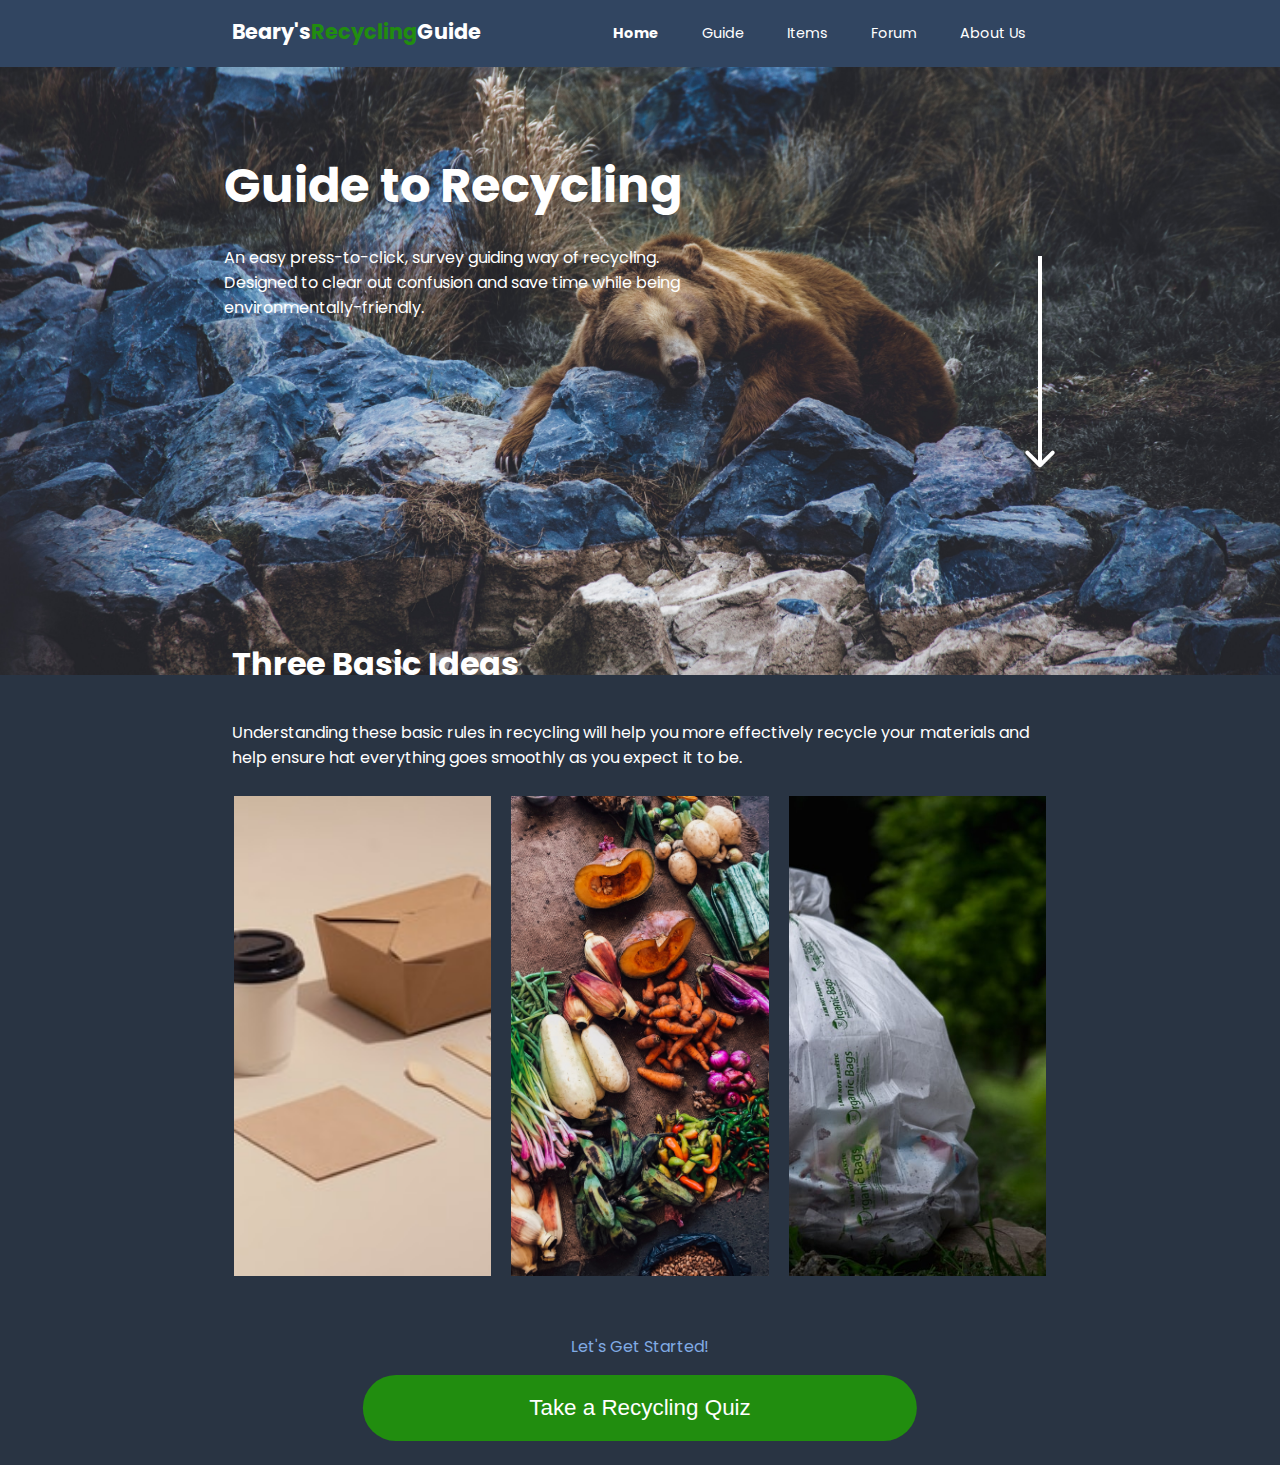
<file: html/index.html>
<!DOCTYPE html>
<html lang="en">
    <head>
        <meta charset="UTF-8">
        <meta http-equiv="X-UA-Compatible" content="IE=edge">
        <meta name="viewport" content="width=device-width, initial-scale=1.0">
        <title>Home</title>
        <link rel="preconnect" href="https://fonts.googleapis.com">
        <link rel="preconnect" href="https://fonts.gstatic.com" crossorigin>
        <link href="https://fonts.googleapis.com/css2?family=Poppins:wght@400;700&display=swap" rel="stylesheet">
        <link rel="stylesheet" href="../css/main.css">
    </head>
    <body>
        <div class="navbar sticky" id="navbar">
            <header> <!--The Navigation bar-->
                
                    <a href="#" class="logo">Beary's<span>Recycling</span>Guide</a>
                    <svg class = "menu" xmlns="http://www.w3.org/2000/svg" viewBox="0 0 25 17.667">
                        <g id="Group_145" data-name="Group 145" transform="translate(-260.5 -1229.833)">
                        <g id="Icon_feather-menu" data-name="Icon feather-menu" transform="translate(257.5 1222.333)">
                            <path id="Path_321" data-name="Path 321" d="M4.5,18H17.537" transform="translate(0 -1.667)" fill="none" stroke="#000" stroke-linecap="round" stroke-linejoin="round" stroke-width="3"/>
                            <path id="Path_322" data-name="Path 322" d="M4.5,9h22" fill="none" stroke="#000" stroke-linecap="round" stroke-linejoin="round" stroke-width="3"/>
                            <path id="Path_323" data-name="Path 323" d="M4.5,27h22" transform="translate(0 -3.333)" fill="none" stroke="#000" stroke-linecap="round" stroke-linejoin="round" stroke-width="3"/>
                        </g>
                        </g>
                    </svg>
                    
                    <nav>
                        <img class= "close" src="../images/closing.svg" alt="close-button">
                        <ul>
                            <li><a href="#" style="font-weight: bold">Home</a></li>
                            <li><a href="guide/guide.html">Guide</a></li>
                            
                            <li class="dropdown">
                                <button class="dropbtn">Items<i class="fa fa-caret-down"></i></button>
                                <ul class="dropdown-content">
                                    <li><a href="items/plastic.html">Plastic</a></li>
                                    <li><a href="#">Glass</a></li>
                                    <li><a href="#">Metal</a></li>
                                    <li><a href="items/paper.html">Paper</a></li>
                                    <li><a href="#">Flammable Items</a></li>
                                    <li><a href="#">Clothing</a></li>
                                    <li><a href="#">Electronics</a></li>
                                </ul>   
                            </li>

                            <li><a href="#">Forum</a></li>
                            <li><a href="#">About Us</a></li>
                        </ul>
                    </nav>
                
            </header>
        </div>
        <div class="hero-img"></div>
        <div class="wrapper">
            
            <section class="hero">
                <h1>Guide to Recycling</h1>
                <p>An easy press-to-click, survey guiding way of recycling. Designed to clear out confusion and save time while being environmentally-friendly.</p>
                <svg class="down-arrow" viewBox="0 0 24 159" fill="none" xmlns="http://www.w3.org/2000/svg">
                    <path d="M10.9393 158.061C11.5251 158.646 12.4749 158.646 13.0607 158.061L22.6066 148.515C23.1924 147.929 23.1924 146.979 22.6066 146.393C22.0208 145.808 21.0711 145.808 20.4853 146.393L12 154.879L3.51473 146.393C2.92894 145.808 1.97919 145.808 1.3934 146.393C0.807618 146.979 0.807618 147.929 1.3934 148.515L10.9393 158.061ZM10.5 6.55671e-08L10.5 157L13.5 157L13.5 -6.55671e-08L10.5 6.55671e-08Z" fill="white"/>
                </svg>
            </section>
            
            <section class="simple-info">
                <h3>Three Basic Ideas</h3>
                <p>Understanding these basic rules in recycling will help you more effectively recycle your materials and help ensure hat everything goes smoothly as you expect it to be.</p>
                <div class = "pics">
                    <div class="column">
                        <div class="info-pic">
                            <img src="../images/recyclables.jpg" alt="Recyclables" class="info-image" style="width:100%">
                            <div class="overlay">
                                <div class="text">Plastic bottles, cans, paper and cardboard materials are very much recycle.</div>
                            </div>
                        </div>
                    </div>

                    <div class="column">
                        <div class="info-pic">
                            <img src="../images/food-waste.jpg" alt="Food" class="info-image">
                            <div class="overlay">
                                <div class="text">Remove any food and liquid on or in any recyclable so they can be recycled.</div>
                            </div>
                        </div>
                    </div>

                    <div class="column">
                        <div class="info-pic">
                            <img src="../images/plastic-bags.jpg" alt="Plastic" class="info-image">
                            <div class="overlay">
                                <div class="text">Don't recycle any loose plastic bags or have recyclables bagged.</div>
                            </div>
                        </div>
                    </div>
                <div>
            </section>

            <section class="guide">
                <p class="small-txt">Let's Get Started!</p>
                <button class="guide-btn" onclick="location.href='guide/guide.html'" type="button"> Take a Recycling Quiz</button>
            </section>
        </div>
        <script src="../script.js"></script>
    </body>
</html>
</file>
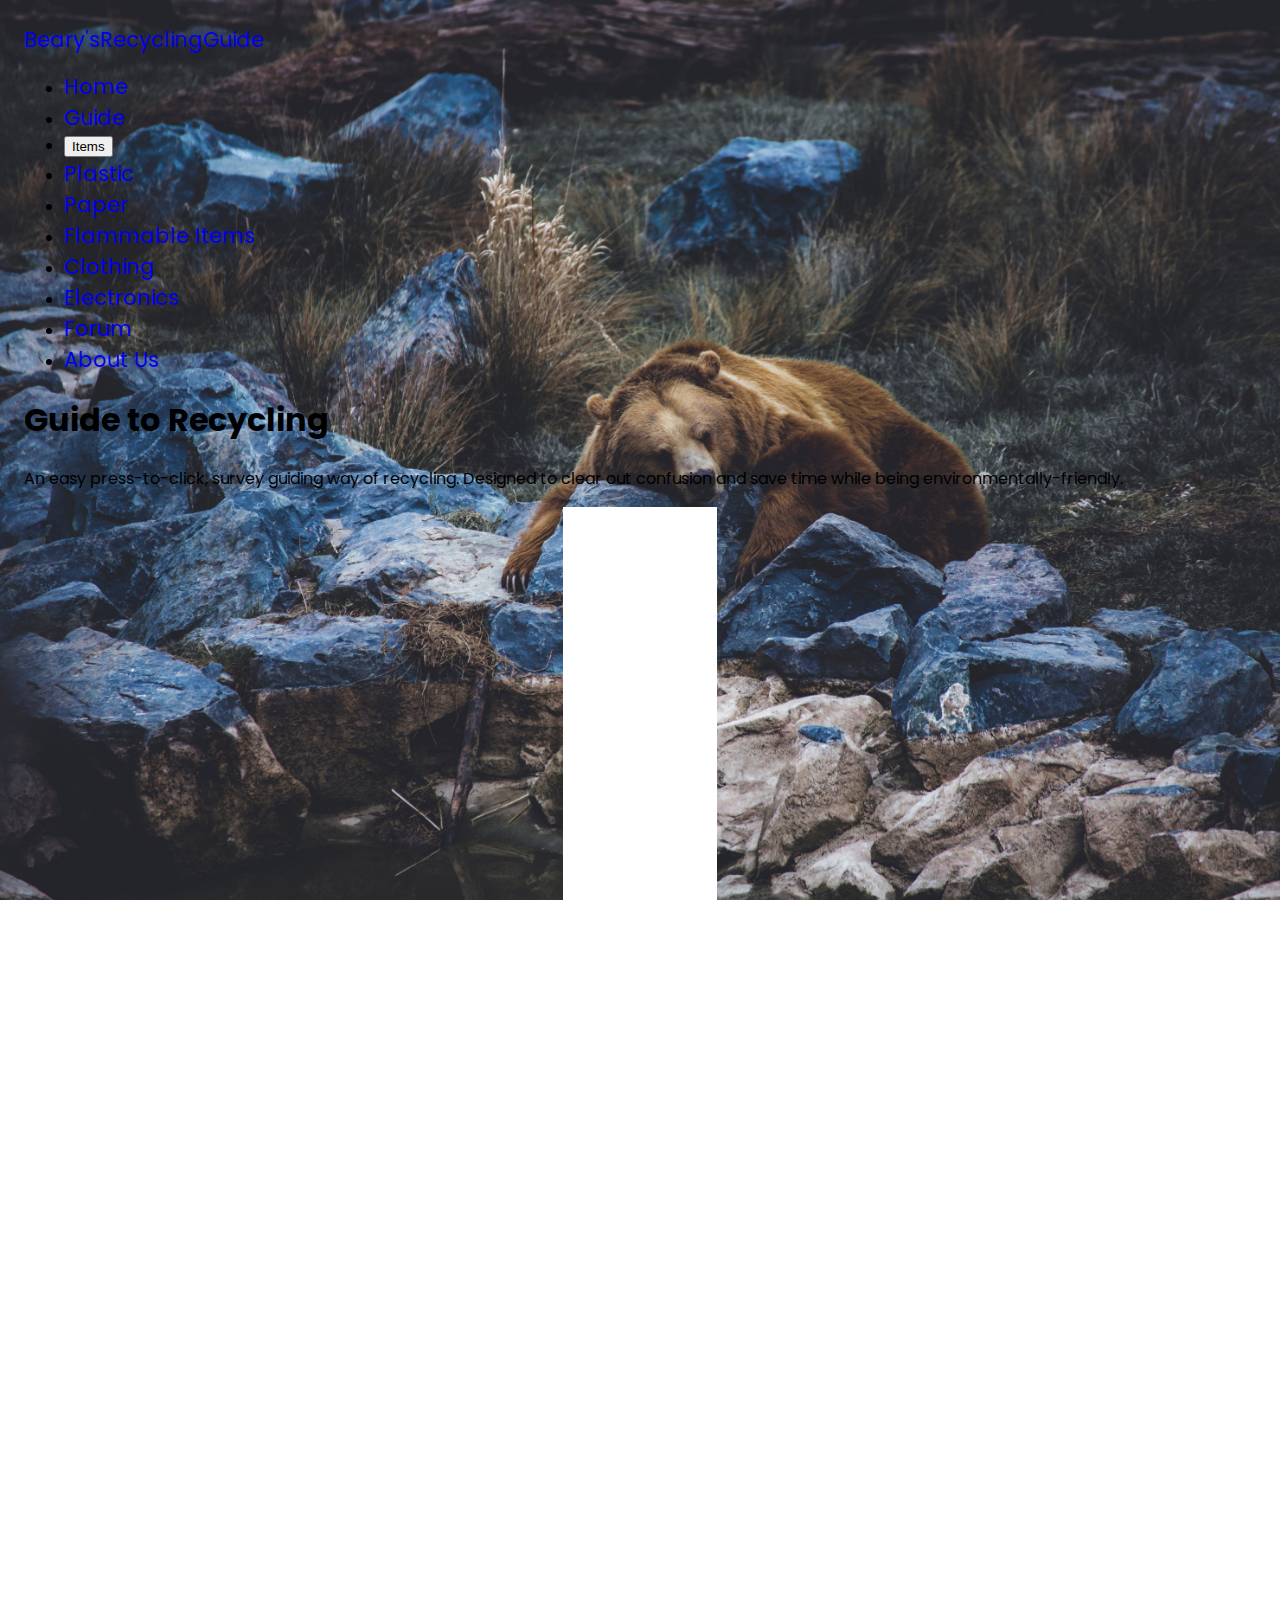
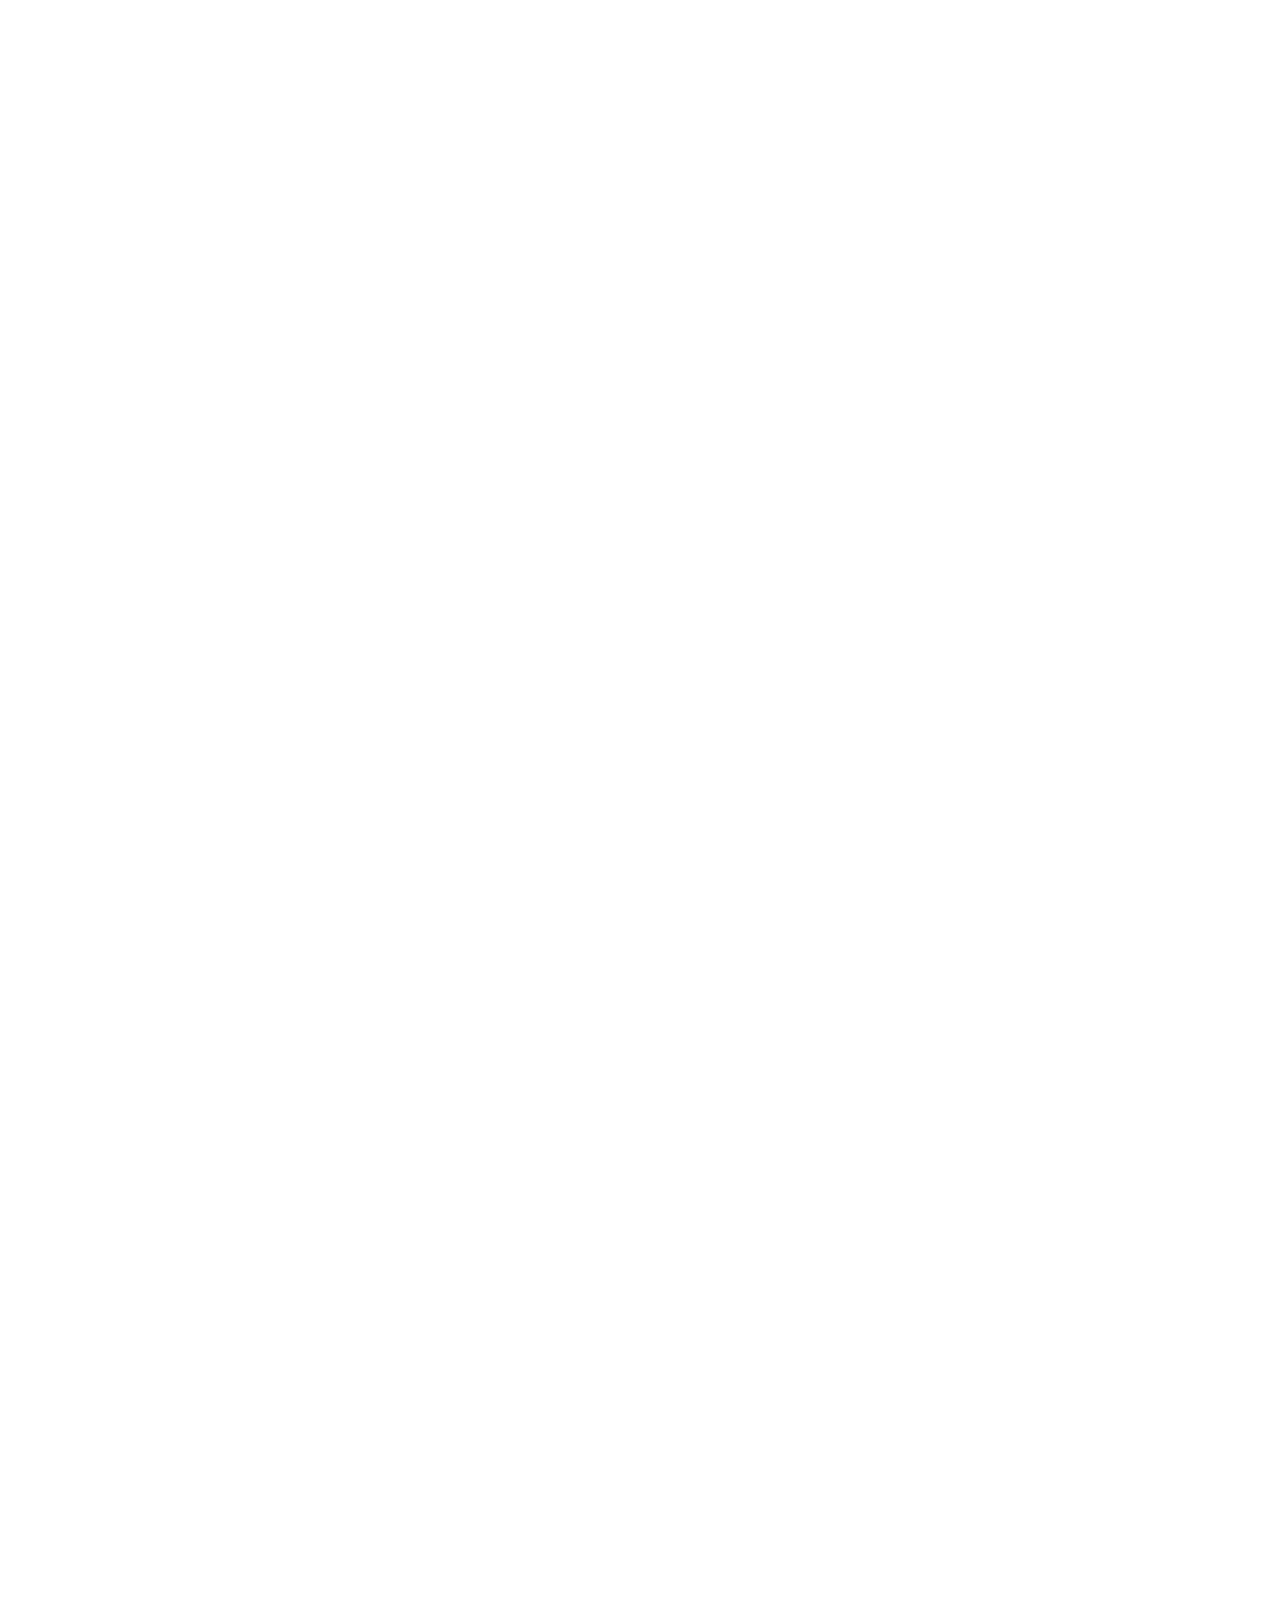
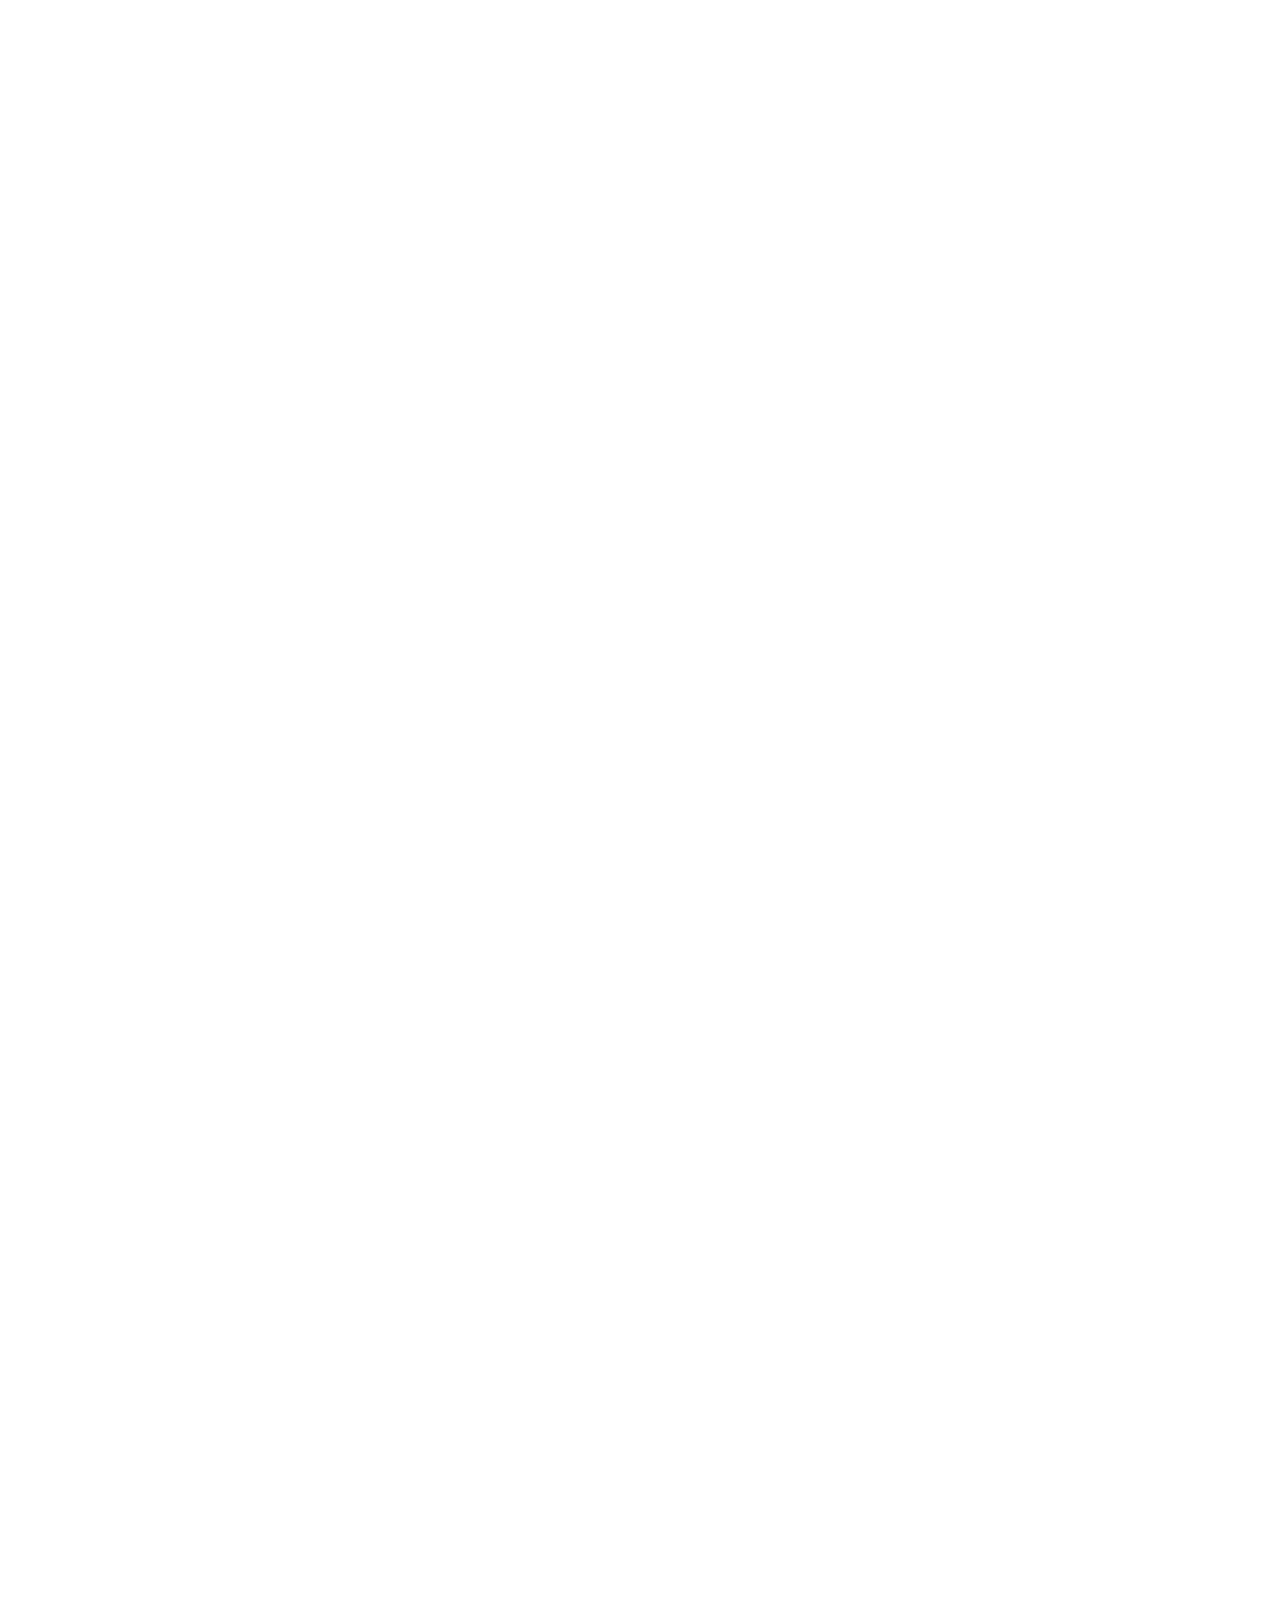
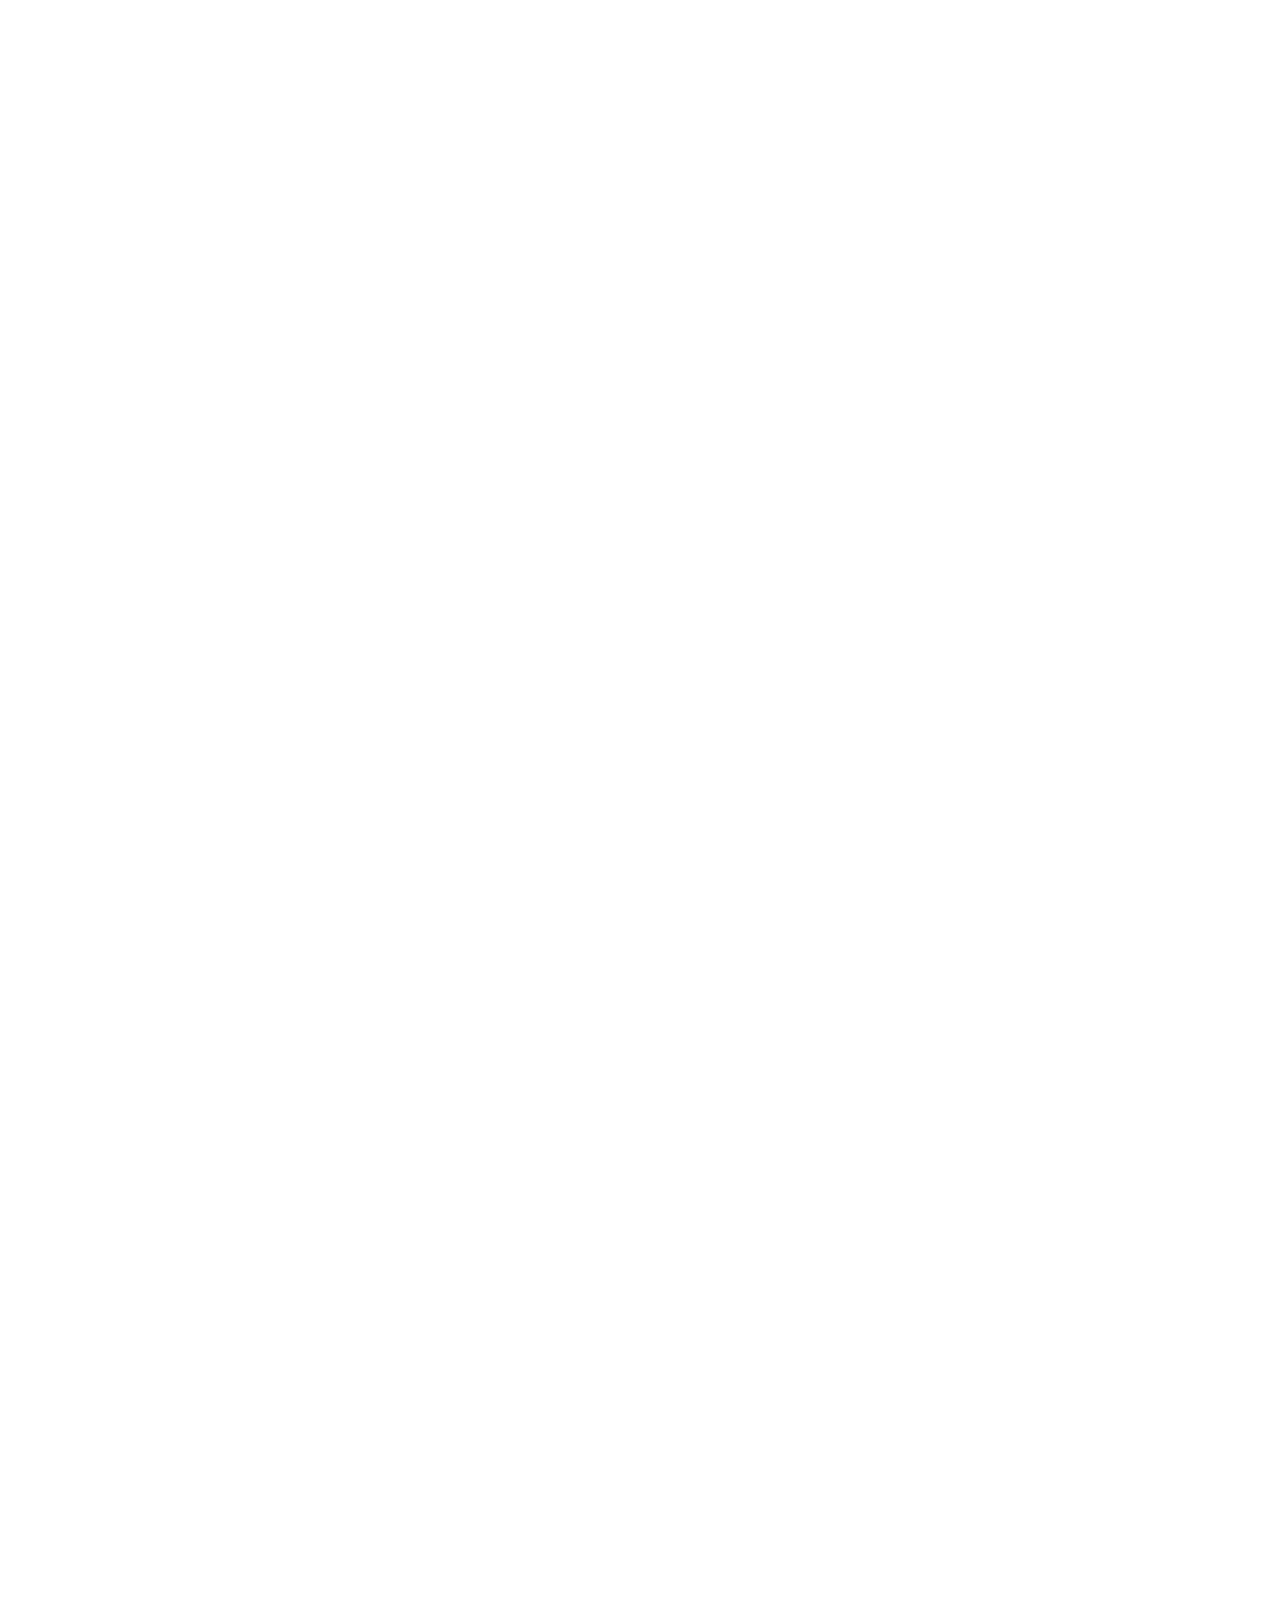
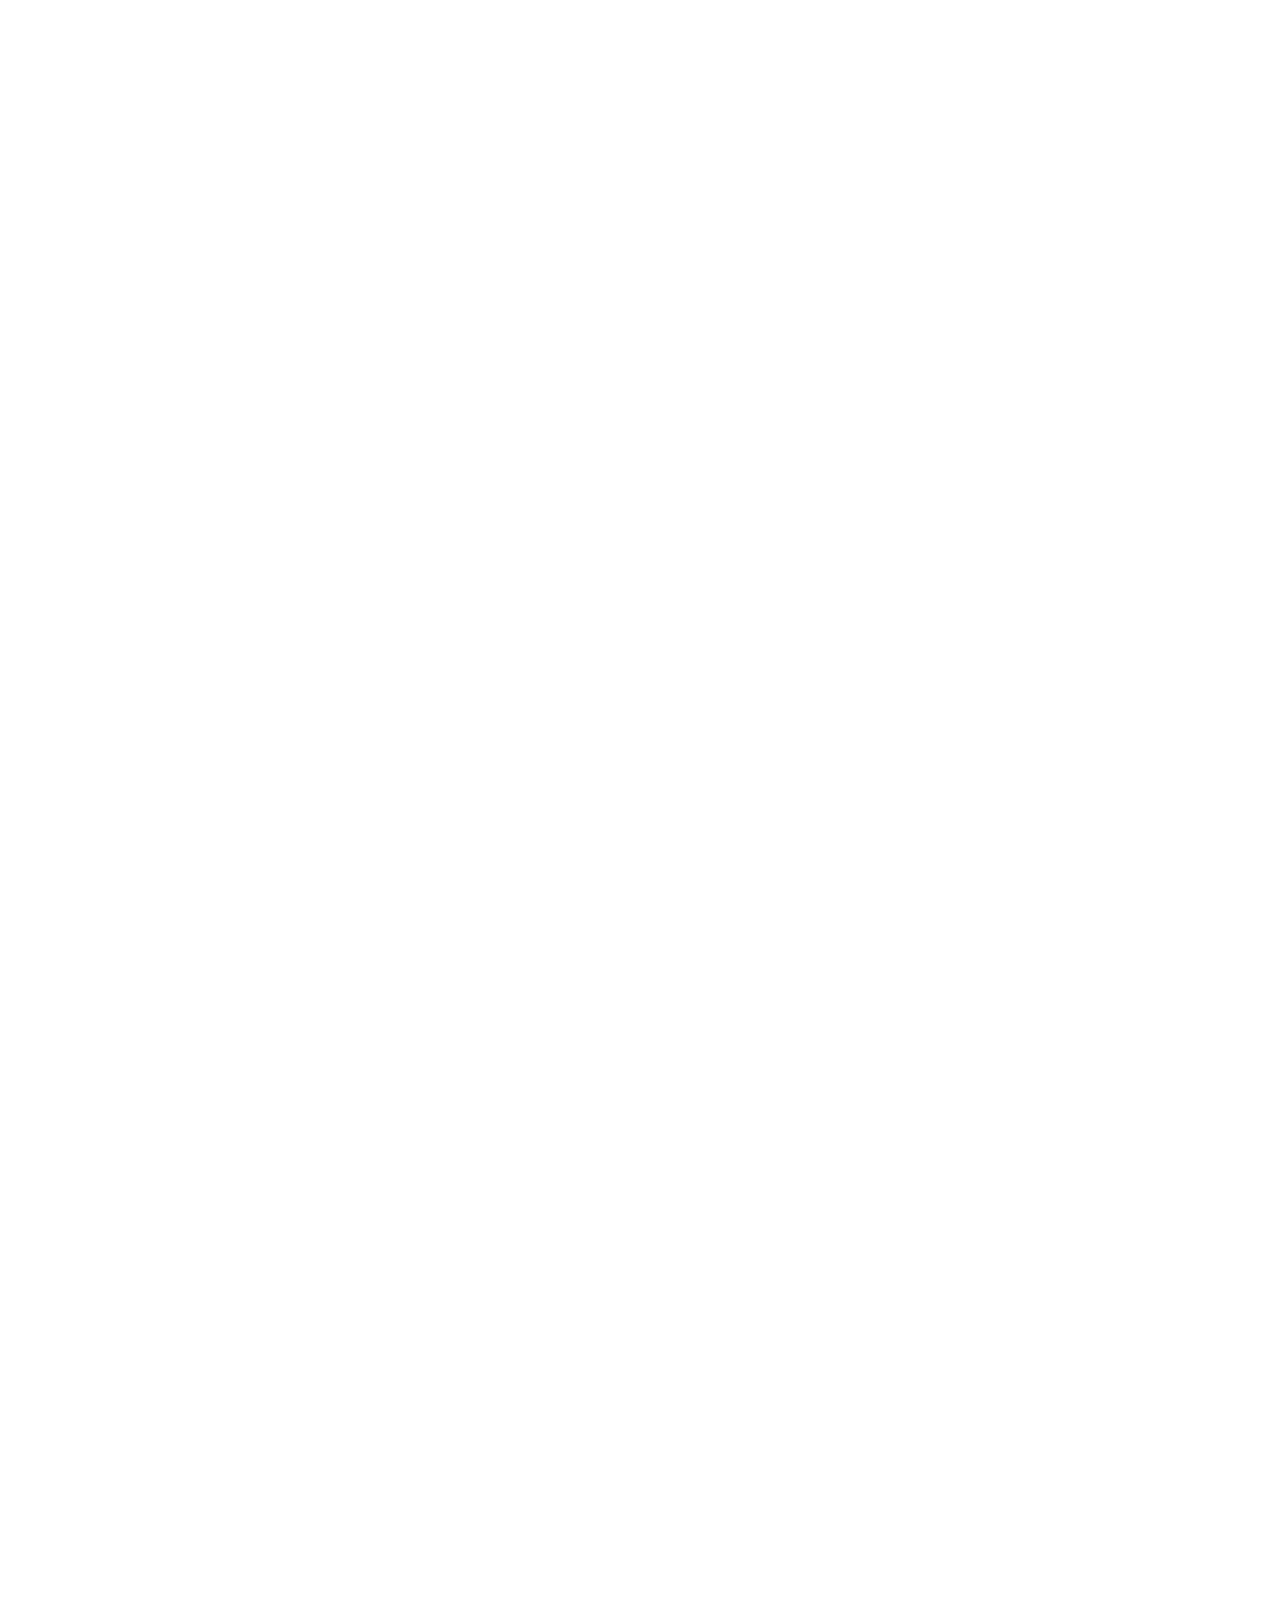
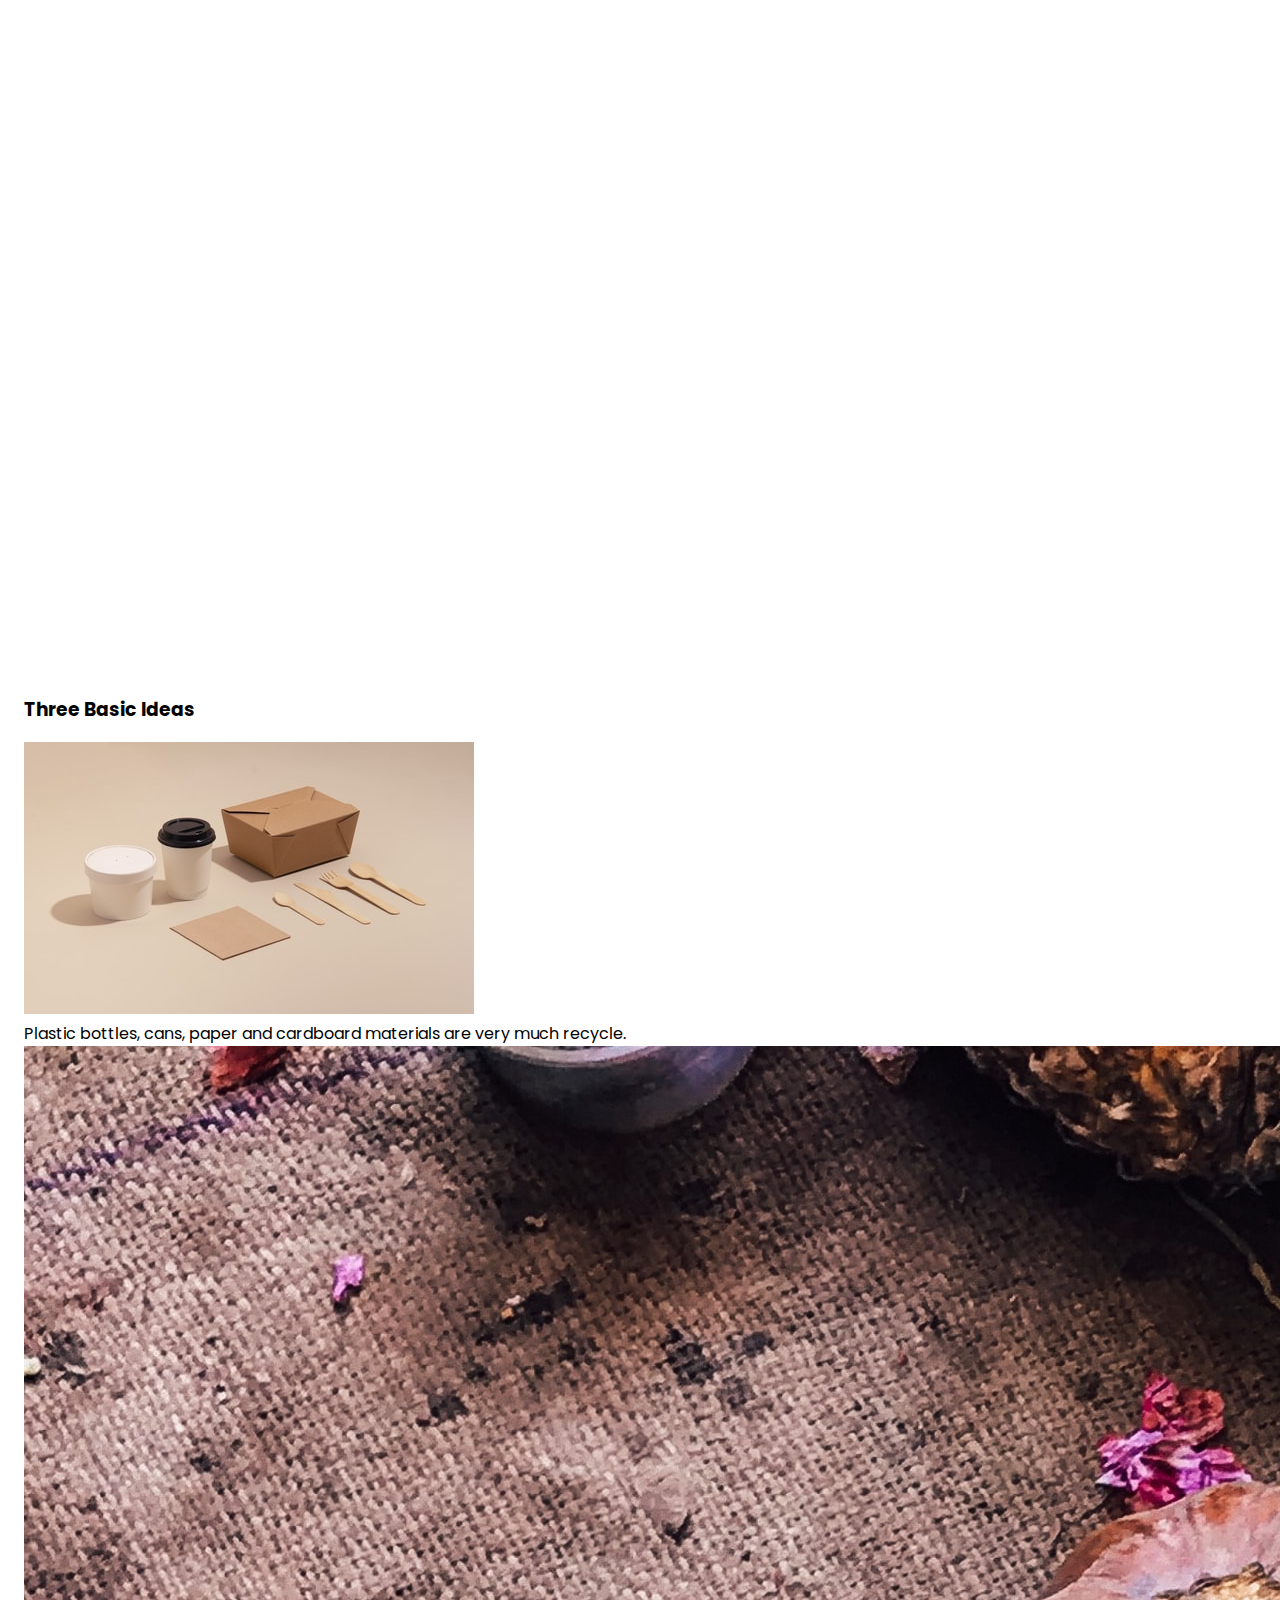
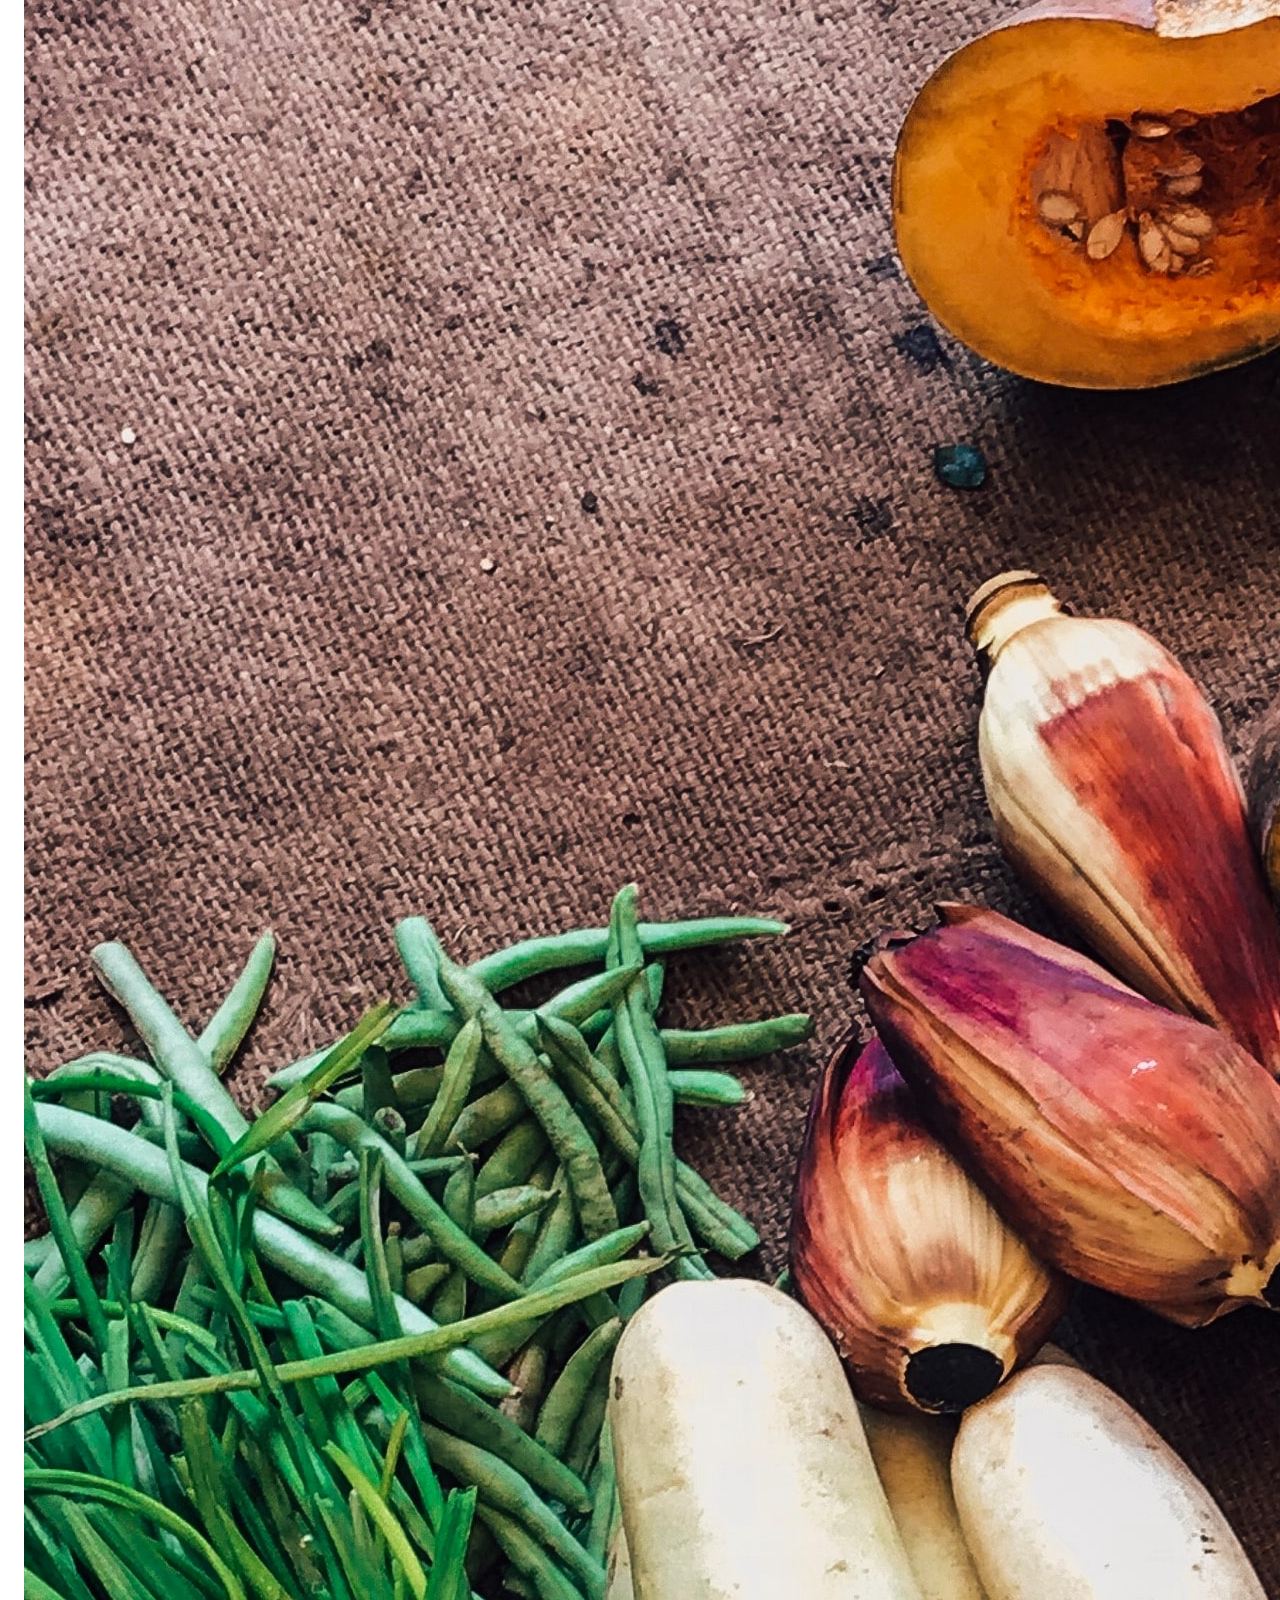
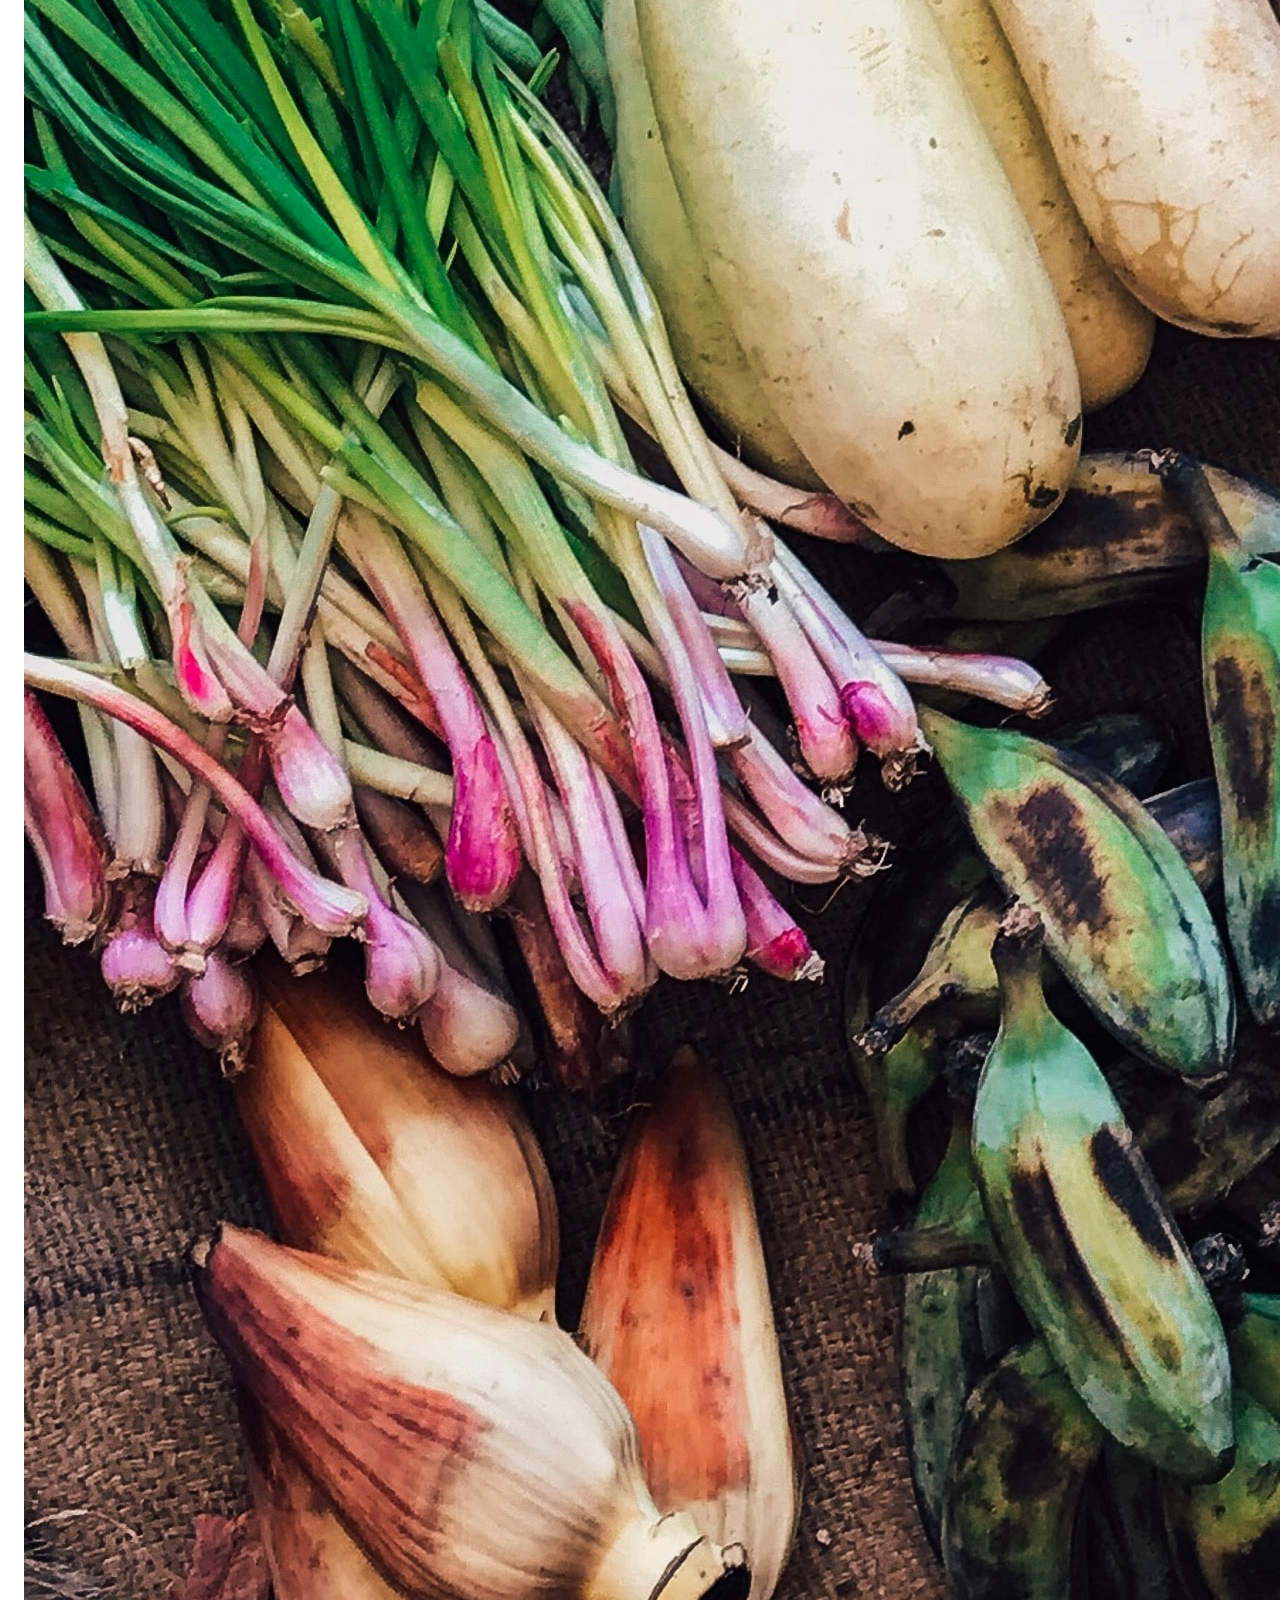
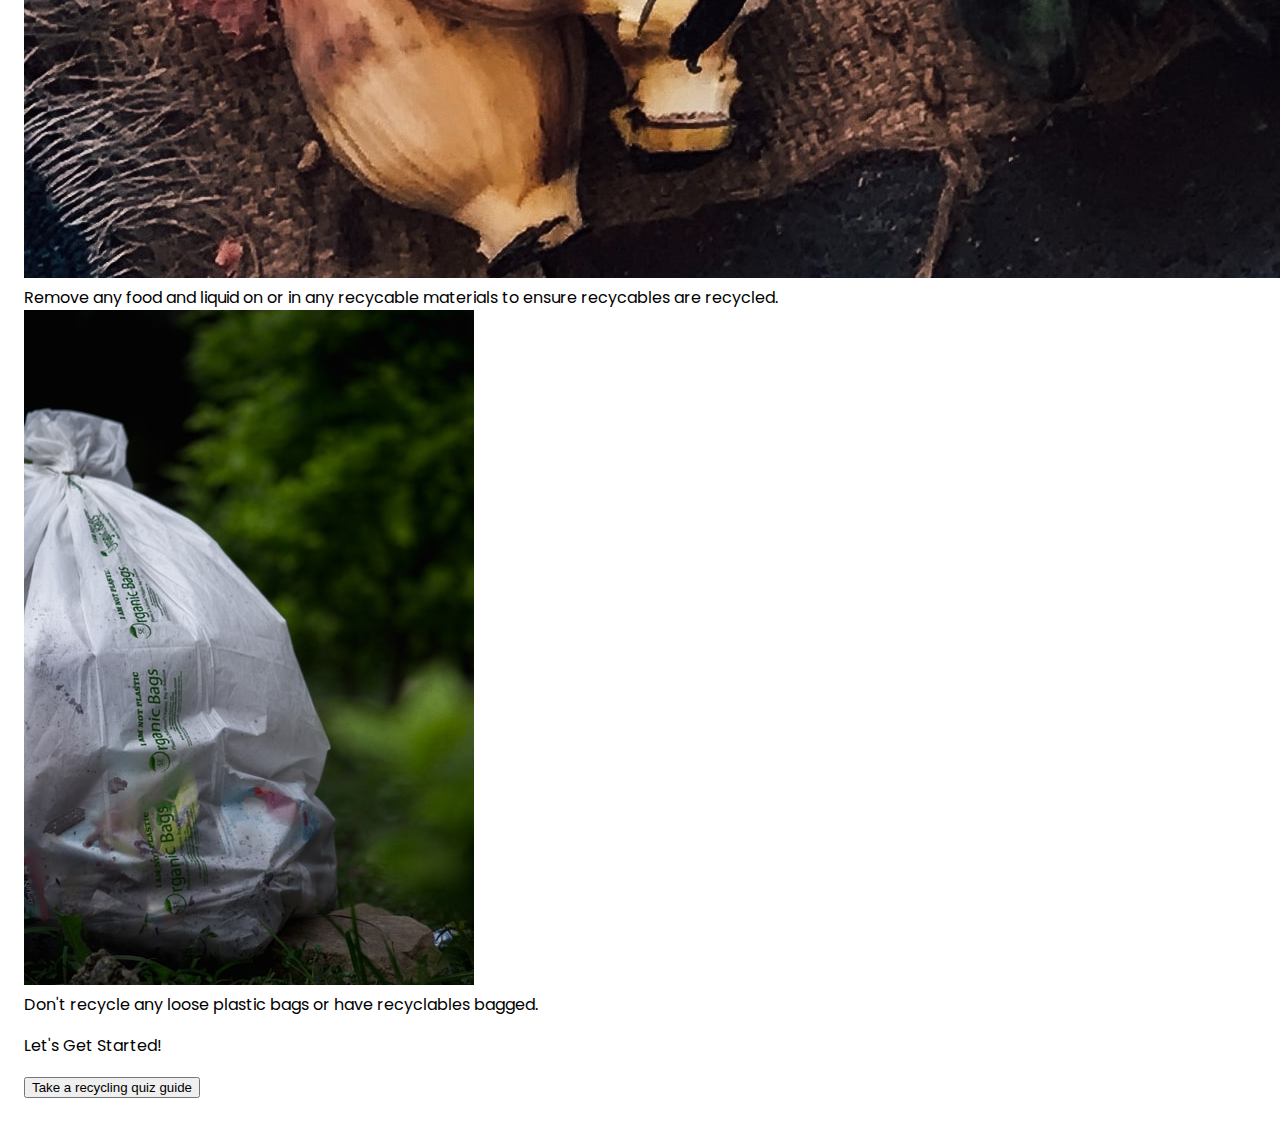
<file: Project Recycle/index.html>
<!DOCTYPE html>
<html lang="en">
    <head>
        <meta charset="UTF-8">
        <meta http-equiv="X-UA-Compatible" content="IE=edge">
        <meta name="viewport" content="width=device-width, initial-scale=1.0">
        <title>Home</title>
        <link rel="preconnect" href="https://fonts.googleapis.com">
        <link rel="preconnect" href="https://fonts.gstatic.com" crossorigin>
        <link href="https://fonts.googleapis.com/css2?family=Poppins:wght@400;700&display=swap" rel="stylesheet">
        <link rel="stylesheet" href="css/main.css">
    </head>
    <body>
        <div class="hero-img"></div>
        <div class="wrapper">
            <header> <!--The Navigation bar-->
                <a href="#" class="logo">Beary's<span>Recycling</span>Guide</a>
                <nav>
                    <ul>
                        <li><a href="#">Home</a></li>
                        <li><a href="#">Guide</a></li>
                        <li><button class="dropbtn">Items</button>
                            <li><a href="#">Plastic</a></li>
                            <li><a href="#">Paper</a></li>
                            <li><a href="#">Flammable Items</a></li>
                            <li><a href="#">Clothing</a></li>
                            <li><a href="#">Electronics</a></li>   
                        </li>
                        <li><a href="#">Forum</a></li>
                        <li><a href="#">About Us</a></li>
                    </ul>
                </nav>
            </header>
            
            <section class="hero">
                <h1>Guide to Recycling</h1>
                <p>An easy press-to-click, survey guiding way of recycling. Designed to clear out confusion and save time while being environmentally-friendly.</p>
                <svg class="down-arrow" viewBox="0 0 24 159" fill="none" xmlns="http://www.w3.org/2000/svg">
                    <path d="M10.9393 158.061C11.5251 158.646 12.4749 158.646 13.0607 158.061L22.6066 148.515C23.1924 147.929 23.1924 146.979 22.6066 146.393C22.0208 145.808 21.0711 145.808 20.4853 146.393L12 154.879L3.51473 146.393C2.92894 145.808 1.97919 145.808 1.3934 146.393C0.807618 146.979 0.807618 147.929 1.3934 148.515L10.9393 158.061ZM10.5 6.55671e-08L10.5 157L13.5 157L13.5 -6.55671e-08L10.5 6.55671e-08Z" fill="white"/>
                </svg>
            </section>
            
            <section class="simple-info">
                <h3>Three Basic Ideas</h3>
                
                <div class="pic-a">
                    <img src="images/recyclables.jpg" alt="Recyclables">
                    <div class="overlay">
                        <div class="text">Plastic bottles, cans, paper and cardboard materials are very much recycle.</div>
                    </div>
                </div>
                <div class="pic-b">
                    <img src="images/food-waste.jpg" alt="Food">
                    <div class="overlay">
                        <div class="text">Remove any food and liquid on or in any recycable materials to ensure recycables are recycled.</div>
                    </div>
                </div>
                <div class="pic-c">
                    <img src="images/plastic-bags.jpg" alt="Plastic">
                    <div class="overlay">
                        <div class="text">Don't recycle any loose plastic bags or have recyclables bagged.</div>
                    </div>
                </div>
            </section>

            <section class="guide">
                
                <p class="small-txt">Let's Get Started!</p>
                <button class="guide-btn">Take a recycling quiz guide</button>
            </section>
        </div>
    </body>
</html>
</file>
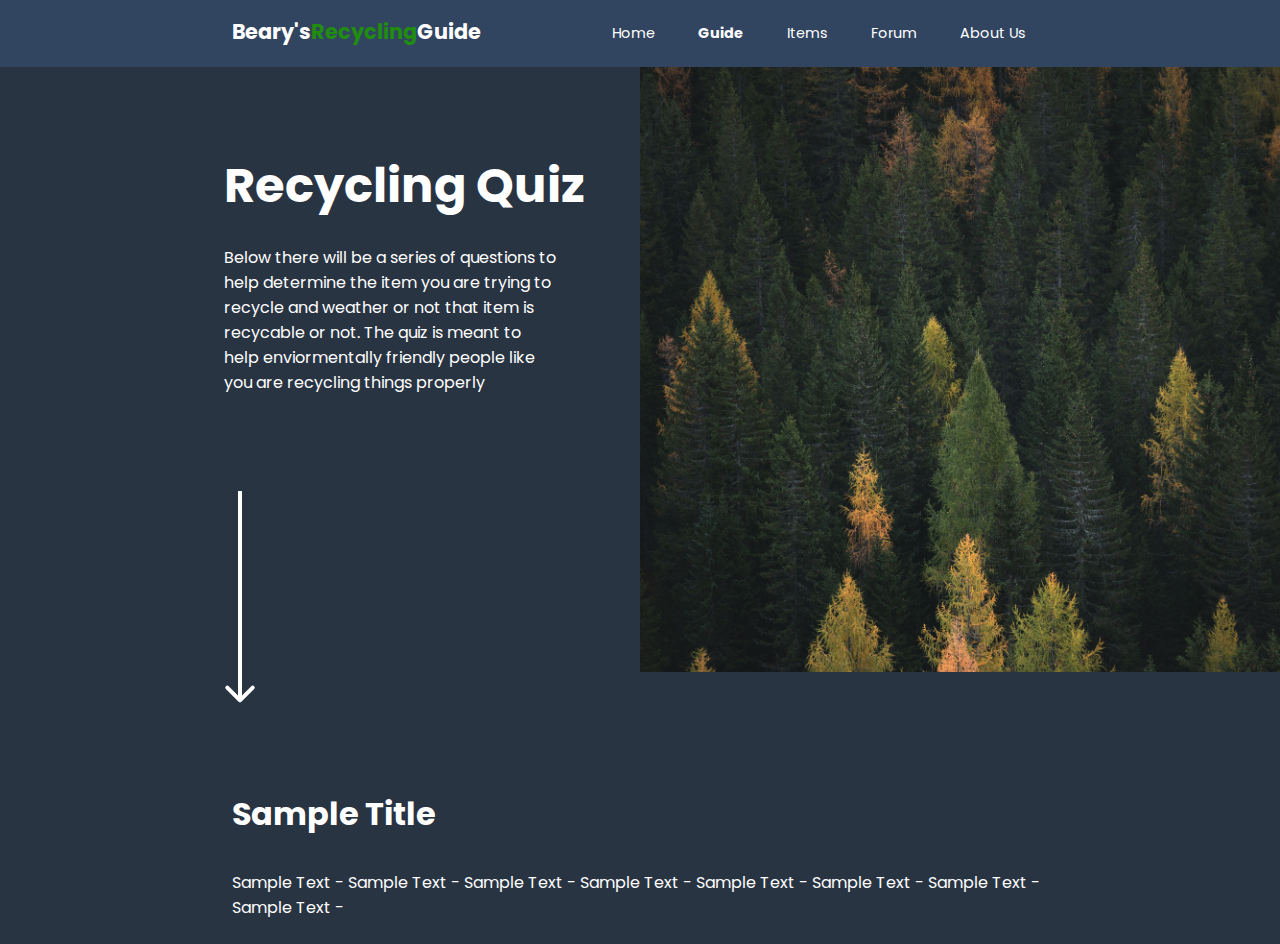
<file: guide.html>
<!DOCTYPE html>
<html lang="en">
    <head>
        <meta charset="UTF-8">
        <meta http-equiv="X-UA-Compatible" content="IE=edge">
        <meta name="viewport" content="width=device-width, initial-scale=1.0">
        <title>Home</title>
        <link rel="preconnect" href="https://fonts.googleapis.com">
        <link rel="preconnect" href="https://fonts.gstatic.com" crossorigin>
        <link href="https://fonts.googleapis.com/css2?family=Poppins:wght@400;700&display=swap" rel="stylesheet">
        <link rel="stylesheet" href="css/guide.css">
    </head>
    <body>
        <div class="navbar sticky" id="navbar">
            <header> <!--The Navigation bar-->
                <a href="index.html" class="logo">Beary's<span>Recycling</span>Guide</a>
                <svg class = "menu" xmlns="http://www.w3.org/2000/svg" viewBox="0 0 25 17.667">
                        <g id="Group_145" data-name="Group 145" transform="translate(-260.5 -1229.833)">
                        <g id="Icon_feather-menu" data-name="Icon feather-menu" transform="translate(257.5 1222.333)">
                            <path id="Path_321" data-name="Path 321" d="M4.5,18H17.537" transform="translate(0 -1.667)" fill="none" stroke="#000" stroke-linecap="round" stroke-linejoin="round" stroke-width="3"/>
                            <path id="Path_322" data-name="Path 322" d="M4.5,9h22" fill="none" stroke="#000" stroke-linecap="round" stroke-linejoin="round" stroke-width="3"/>
                            <path id="Path_323" data-name="Path 323" d="M4.5,27h22" transform="translate(0 -3.333)" fill="none" stroke="#000" stroke-linecap="round" stroke-linejoin="round" stroke-width="3"/>
                        </g>
                        </g>
                </svg>
                    
                <nav>
                        <img class= "close" src="images/closing.svg" alt="close-button">
                        <ul>
                            <li><a href="index.html">Home</a></li>
                            <li><a href="#" style="font-weight: bold">Guide</a></li>
                            
                            <li class="dropdown">
                                <button class="dropbtn">Items<i class="fa fa-caret-down"></i></button>
                                <ul class="dropdown-content">
                                    <li><a href="plastic.html">Plastic</a></li>
                                    <li><a href="#">Glass</a></li>
                                    <li><a href="#">Metal</a></li>
                                    <li><a href="#">Paper</a></li>
                                    <li><a href="#">Flammable Items</a></li>
                                    <li><a href="#">Clothing</a></li>
                                    <li><a href="#">Electronics</a></li>
                                </ul>   
                            </li>

                            <li><a href="#">Forum</a></li>
                            <li><a href="#">About Us</a></li>
                        </ul>
                </nav>
            </header>
        </div>
        <div class="hero-img"></div>
        <div class="wrapper">
            
            <section class="hero">
                <h1>Recycling Quiz</h1>
                <p>Below there will be a series of questions to help determine the item you are trying to recycle and weather or not that item is recycable or not. The quiz is meant to help enviormentally friendly people like you are recycling things properly</p>
                <svg class="down-arrow" viewBox="0 0 24 159" fill="none" xmlns="http://www.w3.org/2000/svg">
                    <path d="M10.9393 158.061C11.5251 158.646 12.4749 158.646 13.0607 158.061L22.6066 148.515C23.1924 147.929 23.1924 146.979 22.6066 146.393C22.0208 145.808 21.0711 145.808 20.4853 146.393L12 154.879L3.51473 146.393C2.92894 145.808 1.97919 145.808 1.3934 146.393C0.807618 146.979 0.807618 147.929 1.3934 148.515L10.9393 158.061ZM10.5 6.55671e-08L10.5 157L13.5 157L13.5 -6.55671e-08L10.5 6.55671e-08Z" fill="white"/>
                </svg>
            </section>
            
            <section class="simple-info">
                <h3>Sample Title</h3>
                <p>Sample Text - Sample Text - Sample Text - Sample Text - Sample Text - Sample Text - Sample Text - Sample Text - </p>
            </section>

        </div>
        <script src="script.js"></script>
    </body>
</html>
</file>
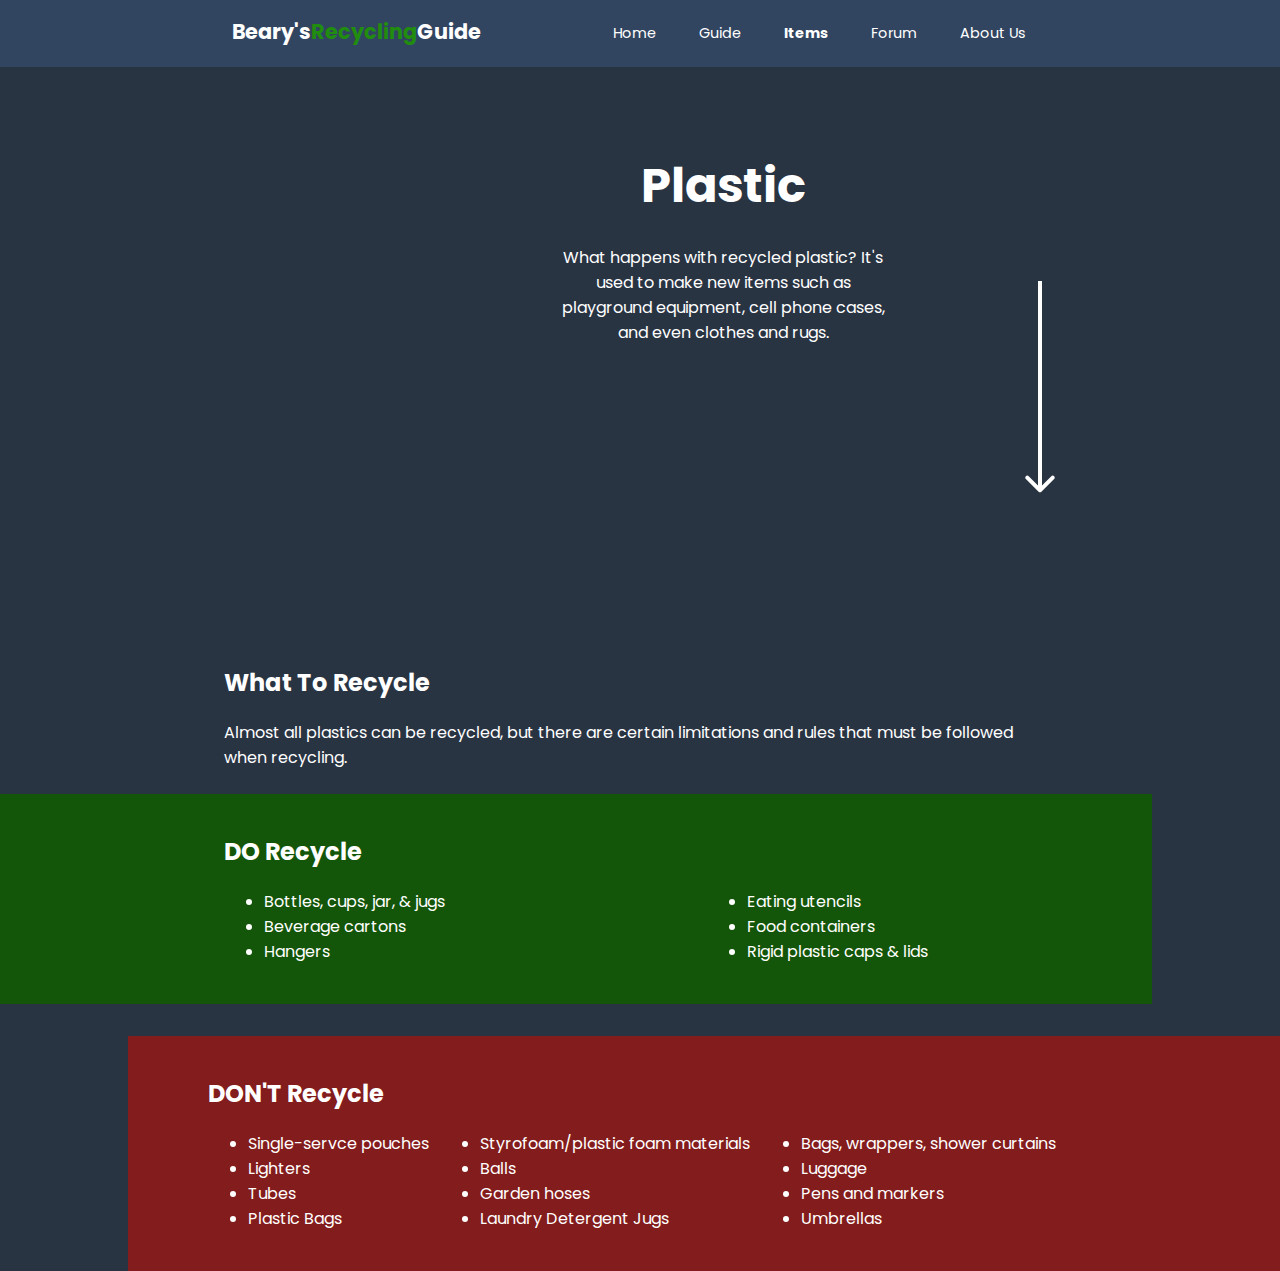
<file: plastic.html>
<!DOCTYPE html>
<html lang="en">
    <head>
        <meta charset="UTF-8">
        <meta http-equiv="X-UA-Compatible" content="IE=edge">
        <meta name="viewport" content="width=device-width, initial-scale=1.0">
        <title>Plastic</title>
        <link rel="preconnect" href="https://fonts.googleapis.com">
        <link rel="preconnect" href="https://fonts.gstatic.com" crossorigin>
        <link href="https://fonts.googleapis.com/css2?family=Poppins:wght@400;700&display=swap" rel="stylesheet">
        <link rel="stylesheet" href="css/plastic.css">
    </head>
    <body>
        <div class="navbar sticky" id="navbar">
            <header> <!--The Navigation bar-->
                    <a href="index.html" class="logo">Beary's<span>Recycling</span>Guide</a>
                    <svg class = "menu" xmlns="http://www.w3.org/2000/svg" viewBox="0 0 25 17.667">
                        <g id="Group_145" data-name="Group 145" transform="translate(-260.5 -1229.833)">
                        <g id="Icon_feather-menu" data-name="Icon feather-menu" transform="translate(257.5 1222.333)">
                            <path id="Path_321" data-name="Path 321" d="M4.5,18H17.537" transform="translate(0 -1.667)" fill="none" stroke="#000" stroke-linecap="round" stroke-linejoin="round" stroke-width="3"/>
                            <path id="Path_322" data-name="Path 322" d="M4.5,9h22" fill="none" stroke="#000" stroke-linecap="round" stroke-linejoin="round" stroke-width="3"/>
                            <path id="Path_323" data-name="Path 323" d="M4.5,27h22" transform="translate(0 -3.333)" fill="none" stroke="#000" stroke-linecap="round" stroke-linejoin="round" stroke-width="3"/>
                        </g>
                        </g>
                    </svg>
                    
                    <nav>
                        <img class= "close" src="images/closing.svg" alt="close-button">
                        <ul>
                            <li><a href="index.html">Home</a></li>
                            <li><a href="guide.html">Guide</a></li>
                            
                            <li class="dropdown">
                                <button class="dropbtn" style="font-weight: bold">Items<i class="fa fa-caret-down"></i></button>
                                <ul class="dropdown-content">
                                    <li class= "highlight"><a href="#">Plastic</a></li>
                                    <li><a href="#">Glass</a></li>
                                    <li><a href="#">Metal</a></li>
                                    <li><a href="#">Paper</a></li>
                                    <li><a href="#">Flammable Items</a></li>
                                    <li><a href="#">Clothing</a></li>
                                    <li><a href="#">Electronics</a></li>
                                </ul>   
                            </li>

                            <li><a href="#">Forum</a></li>
                            <li><a href="#">About Us</a></li>
                        </ul>
                    </nav>
                
            </header>
        </div>
        <div class="hero-img"></div>
        <section id="content">
            <section class="hero wrapper">
                <h1>Plastic</h1>
                <p>What happens with recycled plastic? It's used to make new items such as playground equipment, cell phone cases, and even clothes and rugs.</p>
                <svg class="down-arrow" viewBox="0 0 24 159" fill="none" xmlns="http://www.w3.org/2000/svg">
                    <path d="M10.9393 158.061C11.5251 158.646 12.4749 158.646 13.0607 158.061L22.6066 148.515C23.1924 147.929 23.1924 146.979 22.6066 146.393C22.0208 145.808 21.0711 145.808 20.4853 146.393L12 154.879L3.51473 146.393C2.92894 145.808 1.97919 145.808 1.3934 146.393C0.807618 146.979 0.807618 147.929 1.3934 148.515L10.9393 158.061ZM10.5 6.55671e-08L10.5 157L13.5 157L13.5 -6.55671e-08L10.5 6.55671e-08Z" fill="white"/>
                </svg>
            </section>
            
            <div class="wrapper">
                <h2>What To Recycle</h2>
                <p>Almost all plastics can be recycled, but there are certain limitations and rules that must be followed when recycling.</p>
            </div>

            <section class="feature">
                <div class="do-recycle">
                    <div class="wrapper">
                        <h2>DO Recycle</h2>
                        <div class="txt-col">
                            <ul>
                                <li>Bottles, cups, jar, & jugs</li>
                                <li>Beverage cartons</li>
                                <li>Hangers</li>
                            </ul>
                            <ul>
                                <li>Eating utencils</li>
                                <li>Food containers</li>
                                <li>Rigid plastic caps & lids</li>
                            </ul>
                        </div>
                    </div>
                </div>
                <div class="dont-recycle">
                    <div class="wrapper">
                        <h2>DON'T Recycle</h2>
                        <div class="txt-col">
                            <ul>
                                <li>Single-servce pouches</li>
                                <li>Lighters</li>
                                <li>Tubes</li>
                                <li>Plastic Bags</li>
                            </ul>
                            <ul>
                                <li>Styrofoam/plastic foam materials</li>
                                <li>Balls</li>
                                <li>Garden hoses</li>
                                <li>Laundry Detergent Jugs</li>
                            </ul>
                            <ul>
                                <li>Bags, wrappers, shower curtains</li>
                                <li>Luggage</li>
                                <li>Pens and markers</li>
                                <li>Umbrellas</li>
                            </ul>
                        </div>
                    </div>
                </div>
            </section>
        </section>
        <script src="script.js"></script>
    </body>
</html>
</file>
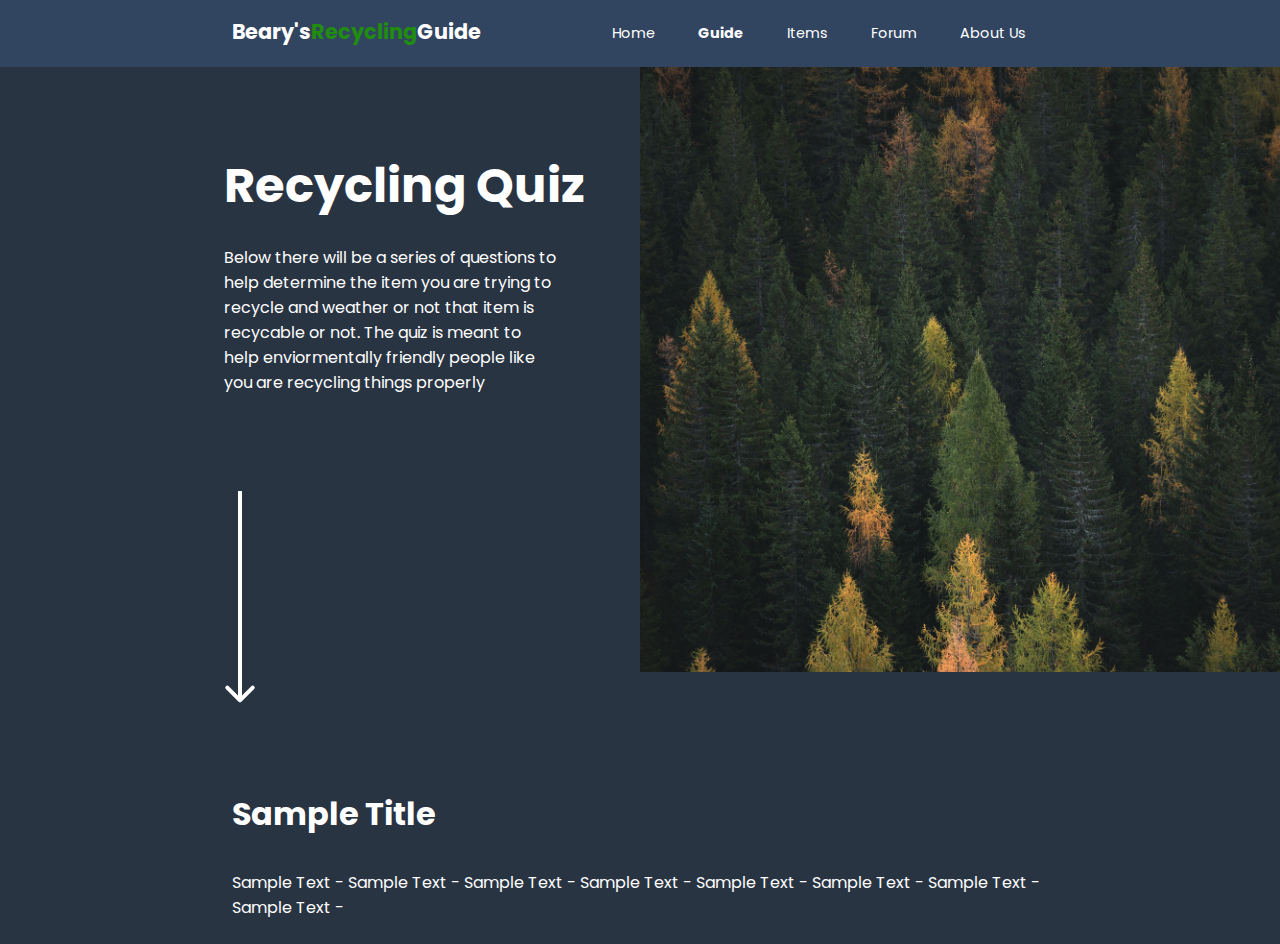
<file: html/guide/guide.html>
<!DOCTYPE html>
<html lang="en">
    <head>
        <meta charset="UTF-8">
        <meta http-equiv="X-UA-Compatible" content="IE=edge">
        <meta name="viewport" content="width=device-width, initial-scale=1.0">
        <title>Home</title>
        <link rel="preconnect" href="https://fonts.googleapis.com">
        <link rel="preconnect" href="https://fonts.gstatic.com" crossorigin>
        <link href="https://fonts.googleapis.com/css2?family=Poppins:wght@400;700&display=swap" rel="stylesheet">
        <link rel="stylesheet" href="../../css/guide.css">
    </head>
    <body>
        <div class="navbar sticky" id="navbar">
            <header> <!--The Navigation bar-->
                <a href="../index.html" class="logo">Beary's<span>Recycling</span>Guide</a>
                <svg class = "menu" xmlns="http://www.w3.org/2000/svg" viewBox="0 0 25 17.667">
                        <g id="Group_145" data-name="Group 145" transform="translate(-260.5 -1229.833)">
                        <g id="Icon_feather-menu" data-name="Icon feather-menu" transform="translate(257.5 1222.333)">
                            <path id="Path_321" data-name="Path 321" d="M4.5,18H17.537" transform="translate(0 -1.667)" fill="none" stroke="#000" stroke-linecap="round" stroke-linejoin="round" stroke-width="3"/>
                            <path id="Path_322" data-name="Path 322" d="M4.5,9h22" fill="none" stroke="#000" stroke-linecap="round" stroke-linejoin="round" stroke-width="3"/>
                            <path id="Path_323" data-name="Path 323" d="M4.5,27h22" transform="translate(0 -3.333)" fill="none" stroke="#000" stroke-linecap="round" stroke-linejoin="round" stroke-width="3"/>
                        </g>
                        </g>
                </svg>
                    
                <nav>
                        <img class= "close" src="../../images/closing.svg" alt="close-button">
                        <ul>
                            <li><a href="../index.html">Home</a></li>
                            <li><a href="#" style="font-weight: bold">Guide</a></li>
                            
                            <li class="dropdown">
                                <button class="dropbtn">Items<i class="fa fa-caret-down"></i></button>
                                <ul class="dropdown-content">
                                    <li><a href="../items/plastic.html">Plastic</a></li>
                                    <li><a href="#">Glass</a></li>
                                    <li><a href="#">Metal</a></li>
                                    <li><a href="#">Paper</a></li>
                                    <li><a href="#">Flammable Items</a></li>
                                    <li><a href="#">Clothing</a></li>
                                    <li><a href="#">Electronics</a></li>
                                </ul>   
                            </li>

                            <li><a href="#">Forum</a></li>
                            <li><a href="#">About Us</a></li>
                        </ul>
                </nav>
            </header>
        </div>
        <div class="hero-img"></div>
        <div class="wrapper">
            
            <section class="hero">
                <h1>Recycling Quiz</h1>
                <p>Below there will be a series of questions to help determine the item you are trying to recycle and weather or not that item is recycable or not. The quiz is meant to help enviormentally friendly people like you are recycling things properly</p>
                <svg class="down-arrow" viewBox="0 0 24 159" fill="none" xmlns="http://www.w3.org/2000/svg">
                    <path d="M10.9393 158.061C11.5251 158.646 12.4749 158.646 13.0607 158.061L22.6066 148.515C23.1924 147.929 23.1924 146.979 22.6066 146.393C22.0208 145.808 21.0711 145.808 20.4853 146.393L12 154.879L3.51473 146.393C2.92894 145.808 1.97919 145.808 1.3934 146.393C0.807618 146.979 0.807618 147.929 1.3934 148.515L10.9393 158.061ZM10.5 6.55671e-08L10.5 157L13.5 157L13.5 -6.55671e-08L10.5 6.55671e-08Z" fill="white"/>
                </svg>
            </section>
            
            <section class="simple-info">
                <h3>Sample Title</h3>
                <p>Sample Text - Sample Text - Sample Text - Sample Text - Sample Text - Sample Text - Sample Text - Sample Text - </p>
            </section>

        </div>
        <script src="../../script.js"></script>
    </body>
</html>
</file>
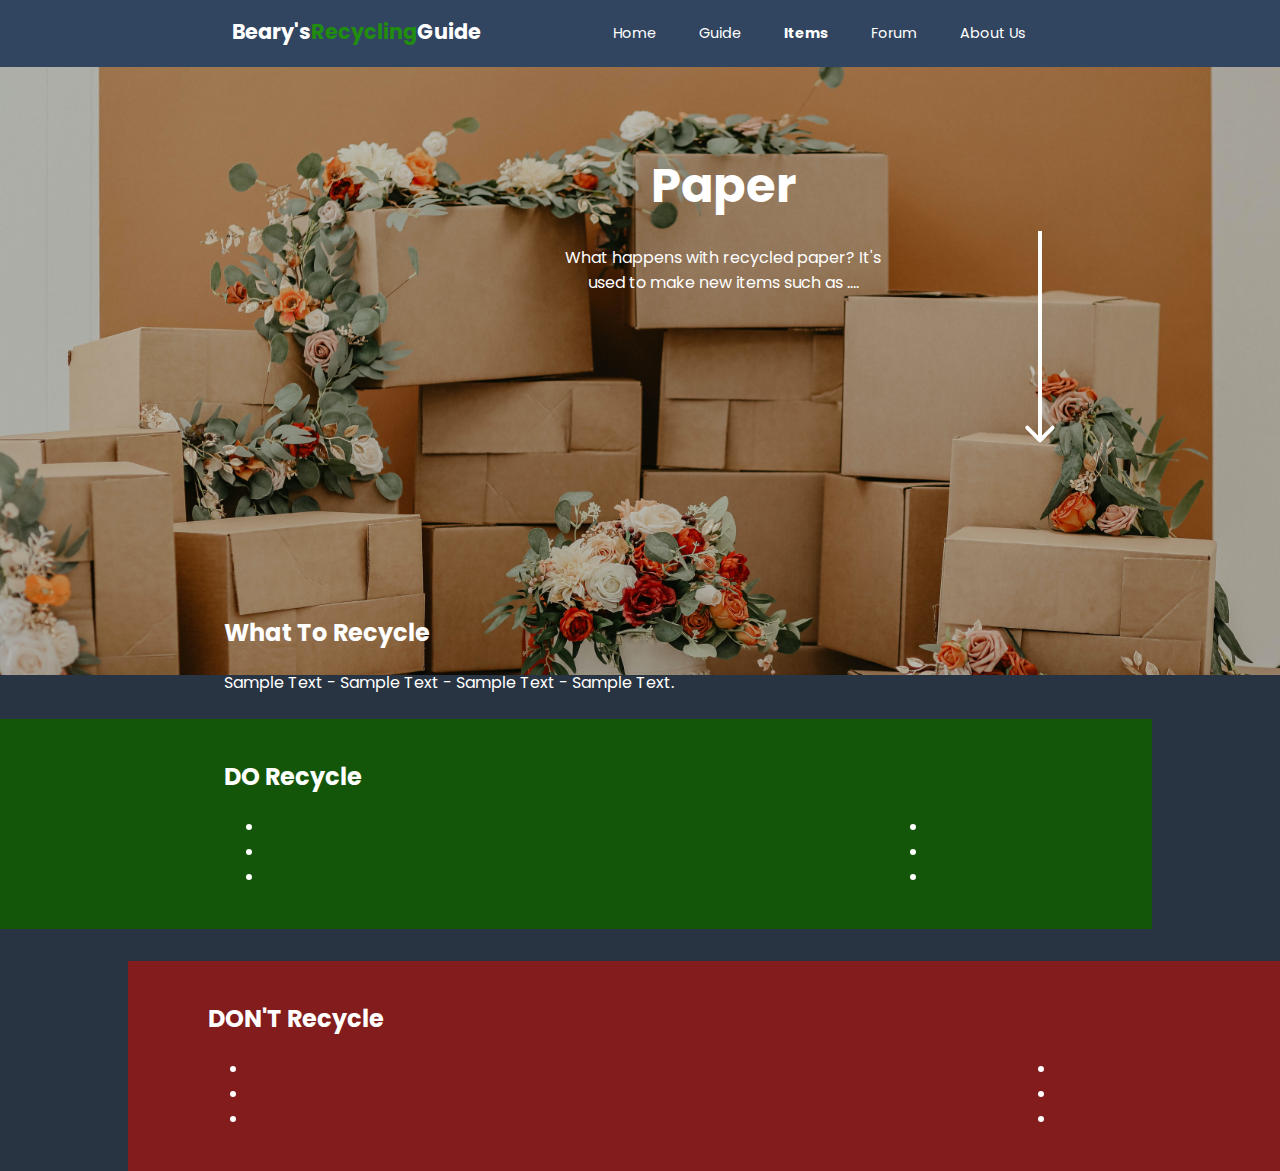
<file: html/items/paper.html>
<!DOCTYPE html>
<html lang="en">
    <head>
        <meta charset="UTF-8">
        <meta http-equiv="X-UA-Compatible" content="IE=edge">
        <meta name="viewport" content="width=device-width, initial-scale=1.0">
        <title>Plastic</title>
        <link rel="preconnect" href="https://fonts.googleapis.com">
        <link rel="preconnect" href="https://fonts.gstatic.com" crossorigin>
        <link href="https://fonts.googleapis.com/css2?family=Poppins:wght@400;700&display=swap" rel="stylesheet">
        <link rel="stylesheet" href="../../css/plastic.css">
    </head>
    <body>
        <div class="navbar sticky" id="navbar">
            <header> <!--The Navigation bar-->
                    <a href="../index.html" class="logo">Beary's<span>Recycling</span>Guide</a>
                    <svg class = "menu" xmlns="http://www.w3.org/2000/svg" viewBox="0 0 25 17.667">
                        <g id="Group_145" data-name="Group 145" transform="translate(-260.5 -1229.833)">
                        <g id="Icon_feather-menu" data-name="Icon feather-menu" transform="translate(257.5 1222.333)">
                            <path id="Path_321" data-name="Path 321" d="M4.5,18H17.537" transform="translate(0 -1.667)" fill="none" stroke="#000" stroke-linecap="round" stroke-linejoin="round" stroke-width="3"/>
                            <path id="Path_322" data-name="Path 322" d="M4.5,9h22" fill="none" stroke="#000" stroke-linecap="round" stroke-linejoin="round" stroke-width="3"/>
                            <path id="Path_323" data-name="Path 323" d="M4.5,27h22" transform="translate(0 -3.333)" fill="none" stroke="#000" stroke-linecap="round" stroke-linejoin="round" stroke-width="3"/>
                        </g>
                        </g>
                    </svg>
                    
                    <nav>
                        <img class= "close" src="../../images/closing.svg" alt="close-button">
                        <ul>
                            <li><a href="../index.html">Home</a></li>
                            <li><a href="../guide/guide.html">Guide</a></li>
                            
                            <li class="dropdown">
                                <button class="dropbtn" style="font-weight: bold">Items<i class="fa fa-caret-down"></i></button>
                                <ul class="dropdown-content">
                                    <li><a href="plastic.html">Plastic</a></li>
                                    <li><a href="#">Glass</a></li>
                                    <li><a href="#">Metal</a></li>
                                    <li class= "highlight"><a href="#">Paper</a></li>
                                    <li><a href="#">Flammable Items</a></li>
                                    <li><a href="#">Clothing</a></li>
                                    <li><a href="#">Electronics</a></li>
                                </ul>   
                            </li>

                            <li><a href="#">Forum</a></li>
                            <li><a href="#">About Us</a></li>
                        </ul>
                    </nav>
                
            </header>
        </div>
        <div class="hero-img" style="background: url('../../images/paper-hero-img.jpg'); background-size: cover;"></div>
        <section id="content">
            <section class="hero wrapper">
                <h1>Paper</h1>
                <p>What happens with recycled paper? It's used to make new items such as ....</p>
                <svg class="down-arrow" viewBox="0 0 24 159" fill="none" xmlns="http://www.w3.org/2000/svg">
                    <path d="M10.9393 158.061C11.5251 158.646 12.4749 158.646 13.0607 158.061L22.6066 148.515C23.1924 147.929 23.1924 146.979 22.6066 146.393C22.0208 145.808 21.0711 145.808 20.4853 146.393L12 154.879L3.51473 146.393C2.92894 145.808 1.97919 145.808 1.3934 146.393C0.807618 146.979 0.807618 147.929 1.3934 148.515L10.9393 158.061ZM10.5 6.55671e-08L10.5 157L13.5 157L13.5 -6.55671e-08L10.5 6.55671e-08Z" fill="white"/>
                </svg>
            </section>
            
            <div class="wrapper">
                <h2>What To Recycle</h2>
                <p>Sample Text - Sample Text - Sample Text - Sample Text.</p>
            </div>

            <section class="feature">
                <div class="do-recycle">
                    <div class="wrapper">
                        <h2>DO Recycle</h2>
                        <div class="txt-col">
                            <ul>
                                <li></li>
                                <li></li>
                                <li></li>
                            </ul>
                            <ul>
                                <li></li>
                                <li></li>
                                <li></li>
                            </ul>
                        </div>
                    </div>
                </div>
                <div class="dont-recycle">
                    <div class="wrapper">
                        <h2>DON'T Recycle</h2>
                        <div class="txt-col">
                            <ul>
                                <li></li>
                                <li></li>
                                <li></li>
                            </ul>
                            <ul>
                                <li></li>
                                <li></li>
                                <li></li>
                            </ul>
                        </div>
                    </div>
                </div>
            </section>
        </section>
        <script src="../../script.js"></script>
    </body>
</html>
</file>
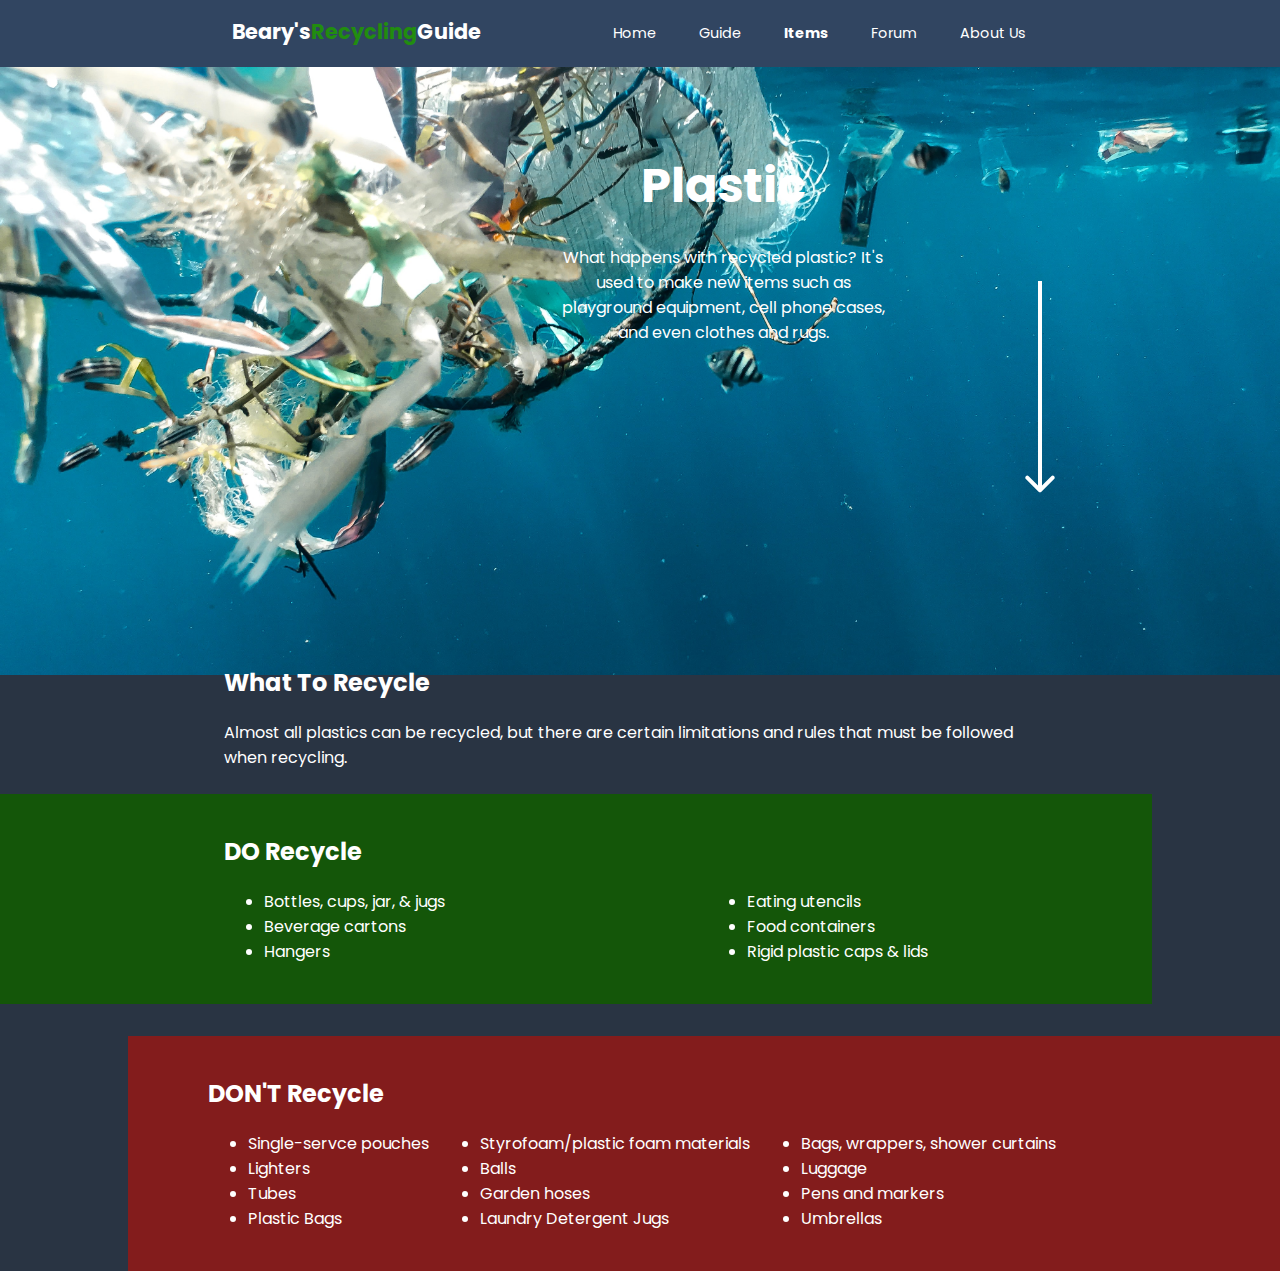
<file: html/items/plastic.html>
<!DOCTYPE html>
<html lang="en">
    <head>
        <meta charset="UTF-8">
        <meta http-equiv="X-UA-Compatible" content="IE=edge">
        <meta name="viewport" content="width=device-width, initial-scale=1.0">
        <title>Plastic</title>
        <link rel="preconnect" href="https://fonts.googleapis.com">
        <link rel="preconnect" href="https://fonts.gstatic.com" crossorigin>
        <link href="https://fonts.googleapis.com/css2?family=Poppins:wght@400;700&display=swap" rel="stylesheet">
        <link rel="stylesheet" href="../../css/plastic.css">
    </head>
    <body>
        <div class="navbar sticky" id="navbar">
            <header> <!--The Navigation bar-->
                    <a href="../index.html" class="logo">Beary's<span>Recycling</span>Guide</a>
                    <svg class = "menu" xmlns="http://www.w3.org/2000/svg" viewBox="0 0 25 17.667">
                        <g id="Group_145" data-name="Group 145" transform="translate(-260.5 -1229.833)">
                        <g id="Icon_feather-menu" data-name="Icon feather-menu" transform="translate(257.5 1222.333)">
                            <path id="Path_321" data-name="Path 321" d="M4.5,18H17.537" transform="translate(0 -1.667)" fill="none" stroke="#000" stroke-linecap="round" stroke-linejoin="round" stroke-width="3"/>
                            <path id="Path_322" data-name="Path 322" d="M4.5,9h22" fill="none" stroke="#000" stroke-linecap="round" stroke-linejoin="round" stroke-width="3"/>
                            <path id="Path_323" data-name="Path 323" d="M4.5,27h22" transform="translate(0 -3.333)" fill="none" stroke="#000" stroke-linecap="round" stroke-linejoin="round" stroke-width="3"/>
                        </g>
                        </g>
                    </svg>
                    
                    <nav>
                        <img class= "close" src="../../images/closing.svg" alt="close-button">
                        <ul>
                            <li><a href="../index.html">Home</a></li>
                            <li><a href="../guide/guide.html">Guide</a></li>
                            
                            <li class="dropdown">
                                <button class="dropbtn" style="font-weight: bold">Items<i class="fa fa-caret-down"></i></button>
                                <ul class="dropdown-content">
                                    <li class= "highlight"><a href="#">Plastic</a></li>
                                    <li><a href="#">Glass</a></li>
                                    <li><a href="#">Metal</a></li>
                                    <li><a href="paper.html">Paper</a></li>
                                    <li><a href="#">Flammable Items</a></li>
                                    <li><a href="#">Clothing</a></li>
                                    <li><a href="#">Electronics</a></li>
                                </ul>   
                            </li>

                            <li><a href="#">Forum</a></li>
                            <li><a href="#">About Us</a></li>
                        </ul>
                    </nav>
                
            </header>
        </div>
        <div class="hero-img" style="background: url('../../images/pg-hero-img.jpg'); background-size: cover;"></div>
        <section id="content">
            <section class="hero wrapper">
                <h1>Plastic</h1>
                <p>What happens with recycled plastic? It's used to make new items such as playground equipment, cell phone cases, and even clothes and rugs.</p>
                <svg class="down-arrow" viewBox="0 0 24 159" fill="none" xmlns="http://www.w3.org/2000/svg">
                    <path d="M10.9393 158.061C11.5251 158.646 12.4749 158.646 13.0607 158.061L22.6066 148.515C23.1924 147.929 23.1924 146.979 22.6066 146.393C22.0208 145.808 21.0711 145.808 20.4853 146.393L12 154.879L3.51473 146.393C2.92894 145.808 1.97919 145.808 1.3934 146.393C0.807618 146.979 0.807618 147.929 1.3934 148.515L10.9393 158.061ZM10.5 6.55671e-08L10.5 157L13.5 157L13.5 -6.55671e-08L10.5 6.55671e-08Z" fill="white"/>
                </svg>
            </section>
            
            <div class="wrapper">
                <h2>What To Recycle</h2>
                <p>Almost all plastics can be recycled, but there are certain limitations and rules that must be followed when recycling.</p>
            </div>

            <section class="feature">
                <div class="do-recycle">
                    <div class="wrapper">
                        <h2>DO Recycle</h2>
                        <div class="txt-col">
                            <ul>
                                <li>Bottles, cups, jar, & jugs</li>
                                <li>Beverage cartons</li>
                                <li>Hangers</li>
                            </ul>
                            <ul>
                                <li>Eating utencils</li>
                                <li>Food containers</li>
                                <li>Rigid plastic caps & lids</li>
                            </ul>
                        </div>
                    </div>
                </div>
                <div class="dont-recycle">
                    <div class="wrapper">
                        <h2>DON'T Recycle</h2>
                        <div class="txt-col">
                            <ul>
                                <li>Single-servce pouches</li>
                                <li>Lighters</li>
                                <li>Tubes</li>
                                <li>Plastic Bags</li>
                            </ul>
                            <ul>
                                <li>Styrofoam/plastic foam materials</li>
                                <li>Balls</li>
                                <li>Garden hoses</li>
                                <li>Laundry Detergent Jugs</li>
                            </ul>
                            <ul>
                                <li>Bags, wrappers, shower curtains</li>
                                <li>Luggage</li>
                                <li>Pens and markers</li>
                                <li>Umbrellas</li>
                            </ul>
                        </div>
                    </div>
                </div>
            </section>
        </section>
        <script src="../../script.js"></script>
    </body>
</html>
</file>
<file: css/main.css>
body {
  margin: 0;
  font-family: "Poppins", sans-serif;
  color: white;
  background: #293443;
}

.wrapper {
  margin: 1.5em;
}

a {
  text-decoration: none;
  font-size: 1.3rem;
}

.hero-img {
  position: absolute;
  top: 0;
  left: 0;
  background: url("../images/hero-img.jpg");
  background-size: cover;
  background-position-x: 50%;
  background-position-y: 0%;
  width: 100%;
  height: 100vh;
  z-index: -1;
  -webkit-animation: introload 1.5s forwards;
          animation: introload 1.5s forwards;
}

.logo {
  color: white;
  font-weight: bold;
}
.logo span {
  color: #218D0F;
}

nav {
  position: fixed;
  right: 0;
  top: 0;
  background: #314561;
  width: 50%;
  height: 100vh;
  z-index: 1;
  transform: translateX(100%);
  transition: transform 0.5s ease-in-out;
}
nav ul {
  list-style-type: none;
  padding: 0;
  margin-top: 8em;
}
nav ul button {
  color: white;
  padding: 0.75em 2em;
  text-align: left;
  cursor: pointer;
  background: #314561;
  width: 100%;
  font-family: "Poppins", sans-serif;
  font-size: 1.3rem;
  border: none;
}
nav ul button:hover {
  background: #415269;
}
nav ul a {
  color: white;
  padding: 0.75em 2em;
  display: block;
}
nav ul a:hover {
  background: #415269;
}
nav ul .active {
  background-color: green;
  color: white;
}
nav ul .dropdown-content {
  display: none;
  background-color: #212f42;
  margin: 0px;
  padding-left: 0px;
}
nav img {
  cursor: pointer;
  float: right;
  margin: 1em;
  width: 2.5em;
  filter: invert(100%);
}

.open-nav {
  transform: translateX(0%);
}

header {
  display: flex;
  justify-content: space-between;
  margin: 0px 1.5em;
  padding: 0.5em;
}
header svg {
  width: 2em;
  margin-top: 0;
  cursor: pointer;
  filter: invert(100%) sepia(0%) saturate(0%) hue-rotate(0deg) brightness(100%) contrast(100%);
}

h1 {
  font-size: 3rem;
  margin-top: 2em;
  line-height: 3.3rem;
}

section.hero {
  color: white;
  height: 90vh;
  -webkit-animation: moveDown 1s ease-in-out forwards;
          animation: moveDown 1s ease-in-out forwards;
}
section.hero .down-arrow {
  position: absolute;
  right: 5em;
  bottom: 10em;
  width: 2em;
  margin-top: 5em;
  z-index: -1;
  animation: moveArrow 1s alternate-reverse infinite;
}

.simple-info img {
  width: 100%;
  -o-object-fit: cover;
     object-fit: cover;
  position: relative;
  height: 30em;
  margin-bottom: 2em;
}
.simple-info h3 {
  font-size: 2rem;
  margin-top: 0.3em;
  margin-left: 0.5rem;
}
.simple-info p {
  margin-left: 0.5rem;
  margin-right: 0.5rem;
}

.info-pic {
  position: relative;
  width: 100%;
}

.info-image {
  display: block;
  width: 100%;
  height: auto;
}

.overlay {
  position: absolute;
  top: 0;
  bottom: 0;
  left: 0;
  right: 0;
  height: 100%;
  width: 100%;
  opacity: 0%;
  transition: 0.5s ease;
  background-color: #218D0F;
}

.info-pic:hover .overlay {
  opacity: 1;
}

.text {
  color: white;
  font-size: 1.75rem;
  position: absolute;
  top: 50%;
  left: 50%;
  transform: translate(-50%, -50%);
  text-align: center;
}

.guide p {
  font-size: 1rem;
  text-align: center;
  color: #81ABE4;
}
.guide button {
  position: relative;
  top: 50%;
  left: 50%;
  transform: translate(-50%, 0%);
  font-size: 1.4rem;
  color: white;
  font-weight: medium;
  background-color: #218D0F;
  border: none;
  text-align: center;
  padding: 20px 20%;
  border-radius: 100px;
  cursor: pointer;
}
.guide button:hover {
  background-color: #166108;
}

@media only screen and (min-width: 680px) {
  header {
    margin: 0em 5em;
  }
  .wrapper {
    margin: 1.5em 5em;
  }
}
@media only screen and (min-width: 920px) {
  .menu {
    display: none;
  }
  .navbar {
    padding: 0.5em 0em;
    background: #314561;
  }
  .sticky {
    position: fixed;
    width: 100%;
    top: 0px;
    z-index: 1;
  }
  nav {
    transform: translateX(0);
    position: relative;
    display: block;
    width: auto;
    height: auto;
    background: none;
  }
  nav img {
    display: none;
  }
  nav ul {
    display: flex;
    margin: 0;
  }
  nav ul a {
    color: white;
    padding: 0.5em 1.5em;
    font-size: 0.9rem;
  }
  nav ul a:hover {
    background: none;
    text-decoration: underline;
  }
  nav ul button {
    color: white;
    padding: 0.5em 1.5em;
    cursor: pointer;
    background: none;
    width: 100%;
    font-size: 0.9rem;
    border: none;
  }
  nav ul button:hover {
    background: none;
    text-decoration: underline;
  }
  nav ul .dropdown {
    float: left;
    overflow: hidden;
  }
  nav ul .dropdown-content {
    display: none;
    position: absolute;
    min-width: 160px;
    background-color: hsl(215deg, 33%, 29%);
    z-index: 2;
    opacity: 1;
  }
  nav ul .dropdown-content a {
    float: none;
    padding: 12px 16px;
    display: block;
  }
  nav ul .dropdown-content a:hover {
    background: hsl(215deg, 31%, 18%);
    text-decoration: none;
  }
  nav ul .dropdown:hover .dropdown-content {
    display: block;
  }
  .hero-img {
    background-position-x: 50%;
    background-position-y: 50%;
    width: 100%;
    height: 75vh;
  }
  section.hero {
    height: auto;
    margin-top: 10em;
    margin-bottom: 20em;
  }
  section.hero p {
    width: 60%;
  }
  section.hero .down-arrow {
    position: unset;
    float: right;
    margin-top: -5em;
  }
  .simple-info {
    margin-top: 0.5em;
  }
  .pics {
    display: flex;
  }
  .column {
    flex: 40%;
    padding: 10px;
  }
}
@media only screen and (min-width: 1200px) {
  header {
    margin: 0px 14em;
  }
  .wrapper {
    margin: 1.5em 14em;
  }
}
@-webkit-keyframes introload {
  from {
    -webkit-clip-path: polygon(0 0, 100% 0, 100% 0, 0 0);
            clip-path: polygon(0 0, 100% 0, 100% 0, 0 0);
  }
  to {
    -webkit-clip-path: polygon(0 0, 100% 0, 100% 100%, 0 100%);
            clip-path: polygon(0 0, 100% 0, 100% 100%, 0 100%);
  }
}
@keyframes introload {
  from {
    -webkit-clip-path: polygon(0 0, 100% 0, 100% 0, 0 0);
            clip-path: polygon(0 0, 100% 0, 100% 0, 0 0);
  }
  to {
    -webkit-clip-path: polygon(0 0, 100% 0, 100% 100%, 0 100%);
            clip-path: polygon(0 0, 100% 0, 100% 100%, 0 100%);
  }
}
@-webkit-keyframes moveArrow {
  from {
    transform: translateY(-30px);
  }
  to {
    transform: translateY(0);
  }
}
@keyframes moveArrow {
  from {
    transform: translateY(-30px);
  }
  to {
    transform: translateY(0);
  }
}
@-webkit-keyframes moveDown {
  from {
    transform: translateY(-100px);
    opacity: 0;
  }
  to {
    transform: translateY(0);
    opacity: 1;
  }
}
@keyframes moveDown {
  from {
    transform: translateY(-100px);
    opacity: 0;
  }
  to {
    transform: translateY(0);
    opacity: 1;
  }
}/*# sourceMappingURL=main.css.map */
</file>
<file: Project Recycle/css/main.css>
body {
  margin: 1.5em;
  font-family: 'Poppins', sans-serif;
}

a {
  text-decoration: none;
  font-size: 1.3rem;
}

.hero-img {
  position: absolute;
  top: 0;
  left: 0;
  background: url("../images/hero-img.jpg");
  background-size: cover;
  background-position-x: 30%;
  background-position-y: 20%;
  width: 100%;
  height: 100vh;
  z-index: -2;
  -webkit-animation: introload 1.5s forwards;
          animation: introload 1.5s forwards;
}
/*# sourceMappingURL=main.css.map */
</file>
<file: css/guide.css>
body {
  margin: 0;
  font-family: "Poppins", sans-serif;
  color: white;
  background: #293443;
}

.wrapper {
  margin: 1.5em;
}

a {
  text-decoration: none;
  font-size: 1.3rem;
}

.hero-img {
  position: absolute;
  top: 0;
  left: 0;
  background: url("../images/guide-hero-img.jpg");
  background-size: cover;
  background-position-x: 50%;
  background-position-y: 0%;
  width: 100%;
  height: 100vh;
  z-index: -1;
  -webkit-animation: introload 1.5s forwards;
          animation: introload 1.5s forwards;
}

.logo {
  color: white;
  font-weight: bold;
}
.logo span {
  color: #218D0F;
}

nav {
  position: fixed;
  right: 0;
  top: 0;
  background: #314561;
  width: 50%;
  height: 100vh;
  z-index: 1;
  transform: translateX(100%);
  transition: transform 0.5s ease-in-out;
}
nav ul {
  list-style-type: none;
  padding: 0;
  margin-top: 8em;
}
nav ul button {
  color: white;
  padding: 0.75em 2em;
  text-align: left;
  cursor: pointer;
  background: #314561;
  width: 100%;
  font-family: "Poppins", sans-serif;
  font-size: 1.3rem;
  border: none;
}
nav ul button:hover {
  background: #415269;
}
nav ul a {
  color: white;
  padding: 0.75em 2em;
  display: block;
}
nav ul a:hover {
  background: #415269;
}
nav ul .active {
  background-color: green;
  color: white;
}
nav ul .dropdown-content {
  display: none;
  background-color: #212f42;
  margin: 0px;
  padding-left: 0px;
}
nav img {
  cursor: pointer;
  float: right;
  margin: 1em;
  width: 2.5em;
  filter: invert(100%);
}

.open-nav {
  transform: translateX(0%);
}

header {
  display: flex;
  justify-content: space-between;
  margin: 0px 1.5em;
  padding: 0.5em;
}
header svg {
  width: 2em;
  margin-top: 0;
  cursor: pointer;
  filter: invert(100%) sepia(0%) saturate(0%) hue-rotate(0deg) brightness(100%) contrast(100%);
}

h1 {
  font-size: 3rem;
  margin-top: 2em;
  line-height: 3.3rem;
}

section.hero {
  color: white;
  height: 90vh;
  -webkit-animation: moveDown 1s ease-in-out forwards;
          animation: moveDown 1s ease-in-out forwards;
}
section.hero .down-arrow {
  position: absolute;
  right: unset;
  left: 0em;
  bottom: 10em;
  width: 2em;
  margin-top: 5em;
  z-index: -1;
  animation: moveArrow 1s alternate-reverse infinite;
}

.simple-info h3 {
  font-size: 2rem;
  margin-top: 0.3em;
  margin-left: 0.5rem;
}
.simple-info p {
  margin-left: 0.5rem;
  margin-right: 0.5rem;
}

@media only screen and (min-width: 680px) {
  header {
    margin: 0em 5em;
  }
  .wrapper {
    margin: 1.5em 5em;
  }
}
@media only screen and (min-width: 920px) {
  .menu {
    display: none;
  }
  .navbar {
    padding: 0.5em 0em;
    background: #314561;
  }
  .sticky {
    position: fixed;
    width: 100%;
    top: 0px;
    z-index: 1;
  }
  nav {
    transform: translateX(0);
    position: relative;
    display: block;
    width: auto;
    height: auto;
    background: none;
  }
  nav img {
    display: none;
  }
  nav ul {
    display: flex;
    margin: 0;
  }
  nav ul a {
    color: white;
    padding: 0.5em 1.5em;
    font-size: 0.9rem;
  }
  nav ul a:hover {
    background: none;
    text-decoration: underline;
  }
  nav ul button {
    color: white;
    padding: 0.5em 1.5em;
    cursor: pointer;
    background: none;
    width: 100%;
    font-size: 0.9rem;
    border: none;
  }
  nav ul button:hover {
    background: none;
    text-decoration: underline;
  }
  nav ul .dropdown {
    float: left;
    overflow: hidden;
  }
  nav ul .dropdown-content {
    display: none;
    position: absolute;
    min-width: 160px;
    background-color: hsl(215deg, 33%, 29%);
    z-index: 2;
    opacity: 1;
  }
  nav ul .dropdown-content a {
    float: none;
    padding: 12px 16px;
    display: block;
  }
  nav ul .dropdown-content a:hover {
    background: hsl(215deg, 31%, 18%);
    text-decoration: none;
  }
  nav ul .dropdown:hover .dropdown-content {
    display: block;
  }
  .hero-img {
    left: unset;
    right: 0;
    width: 50%;
    height: 42em;
  }
  section.hero {
    height: auto;
    margin-top: 10em;
    margin-bottom: 5em;
  }
  section.hero h3 {
    width: 40%;
  }
  section.hero p {
    width: 40%;
  }
  section.hero .down-arrow {
    position: unset;
  }
}
@media only screen and (min-width: 1200px) {
  header {
    margin: 0px 14em;
  }
  .wrapper {
    margin: 1.5em 14em;
  }
}
@-webkit-keyframes introload {
  from {
    -webkit-clip-path: polygon(0 0, 100% 0, 100% 0, 0 0);
            clip-path: polygon(0 0, 100% 0, 100% 0, 0 0);
  }
  to {
    -webkit-clip-path: polygon(0 0, 100% 0, 100% 100%, 0 100%);
            clip-path: polygon(0 0, 100% 0, 100% 100%, 0 100%);
  }
}
@keyframes introload {
  from {
    -webkit-clip-path: polygon(0 0, 100% 0, 100% 0, 0 0);
            clip-path: polygon(0 0, 100% 0, 100% 0, 0 0);
  }
  to {
    -webkit-clip-path: polygon(0 0, 100% 0, 100% 100%, 0 100%);
            clip-path: polygon(0 0, 100% 0, 100% 100%, 0 100%);
  }
}
@-webkit-keyframes moveArrow {
  from {
    transform: translateY(-30px);
  }
  to {
    transform: translateY(0);
  }
}
@keyframes moveArrow {
  from {
    transform: translateY(-30px);
  }
  to {
    transform: translateY(0);
  }
}
@-webkit-keyframes moveDown {
  from {
    transform: translateY(-100px);
    opacity: 0;
  }
  to {
    transform: translateY(0);
    opacity: 1;
  }
}
@keyframes moveDown {
  from {
    transform: translateY(-100px);
    opacity: 0;
  }
  to {
    transform: translateY(0);
    opacity: 1;
  }
}/*# sourceMappingURL=guide.css.map */
</file>
<file: css/plastic.css>
body {
  margin: 0;
  font-family: "Poppins", sans-serif;
  color: white;
  background: #293443;
}

.wrapper {
  margin: 1.5em;
}

a {
  text-decoration: none;
  font-size: 1.3rem;
}

.hero-img {
  position: absolute;
  top: 0;
  left: 0;
  background-size: cover;
  background-position-x: 50%;
  background-position-y: 0%;
  width: 100%;
  height: 100vh;
  z-index: -1;
  -webkit-animation: introload 1.5s forwards;
          animation: introload 1.5s forwards;
}

.logo {
  color: white;
  font-weight: bold;
}
.logo span {
  color: #218D0F;
}

nav {
  position: fixed;
  right: 0;
  top: 0;
  background: #314561;
  width: 50%;
  height: 100vh;
  z-index: 1;
  transform: translateX(100%);
  transition: transform 0.5s ease-in-out;
}
nav ul {
  list-style-type: none;
  padding: 0;
  margin-top: 8em;
}
nav ul button {
  color: white;
  padding: 0.75em 2em;
  text-align: left;
  cursor: pointer;
  background: #314561;
  width: 100%;
  font-family: "Poppins", sans-serif;
  font-size: 1.3rem;
  border: none;
}
nav ul button:hover {
  background: #415269;
}
nav ul a {
  color: white;
  padding: 0.75em 2em;
  display: block;
}
nav ul a:hover {
  background: #415269;
}
nav ul .active {
  background-color: green;
  color: white;
}
nav ul .dropdown-content {
  display: none;
  background-color: #212f42;
  margin: 0px;
  padding-left: 0px;
}
nav ul .highlight {
  background-color: rgb(1, 171, 1);
}
nav img {
  cursor: pointer;
  float: right;
  margin: 1em;
  width: 2.5em;
  filter: invert(100%);
}

.open-nav {
  transform: translateX(0%);
}

header {
  display: flex;
  justify-content: space-between;
  margin: 0px 1.5em;
  padding: 0.5em;
}
header svg {
  width: 2em;
  margin-top: 0;
  cursor: pointer;
  filter: invert(100%) sepia(0%) saturate(0%) hue-rotate(0deg) brightness(100%) contrast(100%);
}

h1 {
  font-size: 3rem;
  margin-top: 2em;
  line-height: 3.3rem;
}

section.hero {
  color: white;
  text-align: center;
  height: 90vh;
  -webkit-animation: moveDown 1s ease-in-out forwards;
          animation: moveDown 1s ease-in-out forwards;
}
section.hero .down-arrow {
  position: absolute;
  right: 5em;
  bottom: 10em;
  width: 2em;
  margin-top: 5em;
  z-index: -1;
  animation: moveArrow 1s alternate-reverse infinite;
}

.do-recycle {
  background-color: #145609;
  width: 100%;
  padding: 1em 0em;
  margin-bottom: 2em;
}

.dont-recycle {
  background-color: #831c1c;
  width: 100%;
  padding: 1em 0em;
}

.txt-col ul {
  margin: 0;
}

@media only screen and (min-width: 680px) {
  header {
    margin: 0em 5em;
  }
  .wrapper {
    margin: 1.5em 5em;
  }
}
@media only screen and (min-width: 920px) {
  .menu {
    display: none;
  }
  .navbar {
    padding: 0.5em 0em;
    background: #314561;
  }
  .sticky {
    position: fixed;
    width: 100%;
    top: 0px;
    z-index: 1;
  }
  nav {
    transform: translateX(0);
    position: relative;
    display: block;
    width: auto;
    height: auto;
    background: none;
  }
  nav img {
    display: none;
  }
  nav ul {
    display: flex;
    margin: 0;
  }
  nav ul a {
    color: white;
    padding: 0.5em 1.5em;
    font-size: 0.9rem;
  }
  nav ul a:hover {
    background: none;
    text-decoration: underline;
  }
  nav ul button {
    color: white;
    padding: 0.5em 1.5em;
    cursor: pointer;
    background: none;
    width: 100%;
    font-size: 0.9rem;
    border: none;
  }
  nav ul button:hover {
    background: none;
    text-decoration: underline;
  }
  nav ul .dropdown {
    float: left;
    overflow: hidden;
  }
  nav ul .dropdown-content {
    display: none;
    position: absolute;
    min-width: 160px;
    background-color: hsl(215deg, 33%, 29%);
    z-index: 2;
    opacity: 1;
  }
  nav ul .dropdown-content a {
    float: none;
    padding: 12px 16px;
    display: block;
  }
  nav ul .dropdown-content a:hover {
    background: hsl(215deg, 31%, 18%);
    text-decoration: none;
  }
  nav ul .dropdown:hover .dropdown-content {
    display: block;
  }
  .hero-img {
    background-position-x: 50%;
    background-position-y: 50%;
    width: 100%;
    height: 75vh;
  }
  section.hero {
    height: auto;
    margin-top: 10em;
    margin-bottom: 20em;
  }
  section.hero h1 {
    transform: translate(100%, 0%);
    width: 40%;
  }
  section.hero p {
    transform: translate(100%, 0%);
    width: 40%;
  }
  section.hero .down-arrow {
    position: unset;
    float: right;
    margin-top: -5em;
  }
  .do-recycle {
    float: left;
    width: 90%;
    padding: 1em 0em;
    margin-bottom: 2em;
  }
  .dont-recycle {
    float: right;
    width: 90%;
    padding: 1em 0em;
  }
  .dont-recycle .wrapper {
    margin-left: 5em;
  }
  .txt-col {
    display: flex;
    justify-content: space-between;
  }
  .txt-col ul {
    margin: none;
  }
}
@media only screen and (min-width: 1200px) {
  header {
    margin: 0px 14em;
  }
  .wrapper {
    margin: 1.5em 14em;
  }
}
@-webkit-keyframes introload {
  from {
    -webkit-clip-path: polygon(0 0, 100% 0, 100% 0, 0 0);
            clip-path: polygon(0 0, 100% 0, 100% 0, 0 0);
  }
  to {
    -webkit-clip-path: polygon(0 0, 100% 0, 100% 100%, 0 100%);
            clip-path: polygon(0 0, 100% 0, 100% 100%, 0 100%);
  }
}
@keyframes introload {
  from {
    -webkit-clip-path: polygon(0 0, 100% 0, 100% 0, 0 0);
            clip-path: polygon(0 0, 100% 0, 100% 0, 0 0);
  }
  to {
    -webkit-clip-path: polygon(0 0, 100% 0, 100% 100%, 0 100%);
            clip-path: polygon(0 0, 100% 0, 100% 100%, 0 100%);
  }
}
@-webkit-keyframes moveArrow {
  from {
    transform: translateY(-30px);
  }
  to {
    transform: translateY(0);
  }
}
@keyframes moveArrow {
  from {
    transform: translateY(-30px);
  }
  to {
    transform: translateY(0);
  }
}
@-webkit-keyframes moveDown {
  from {
    transform: translateY(-100px);
    opacity: 0;
  }
  to {
    transform: translateY(0);
    opacity: 1;
  }
}
@keyframes moveDown {
  from {
    transform: translateY(-100px);
    opacity: 0;
  }
  to {
    transform: translateY(0);
    opacity: 1;
  }
}/*# sourceMappingURL=plastic.css.map */
</file>
